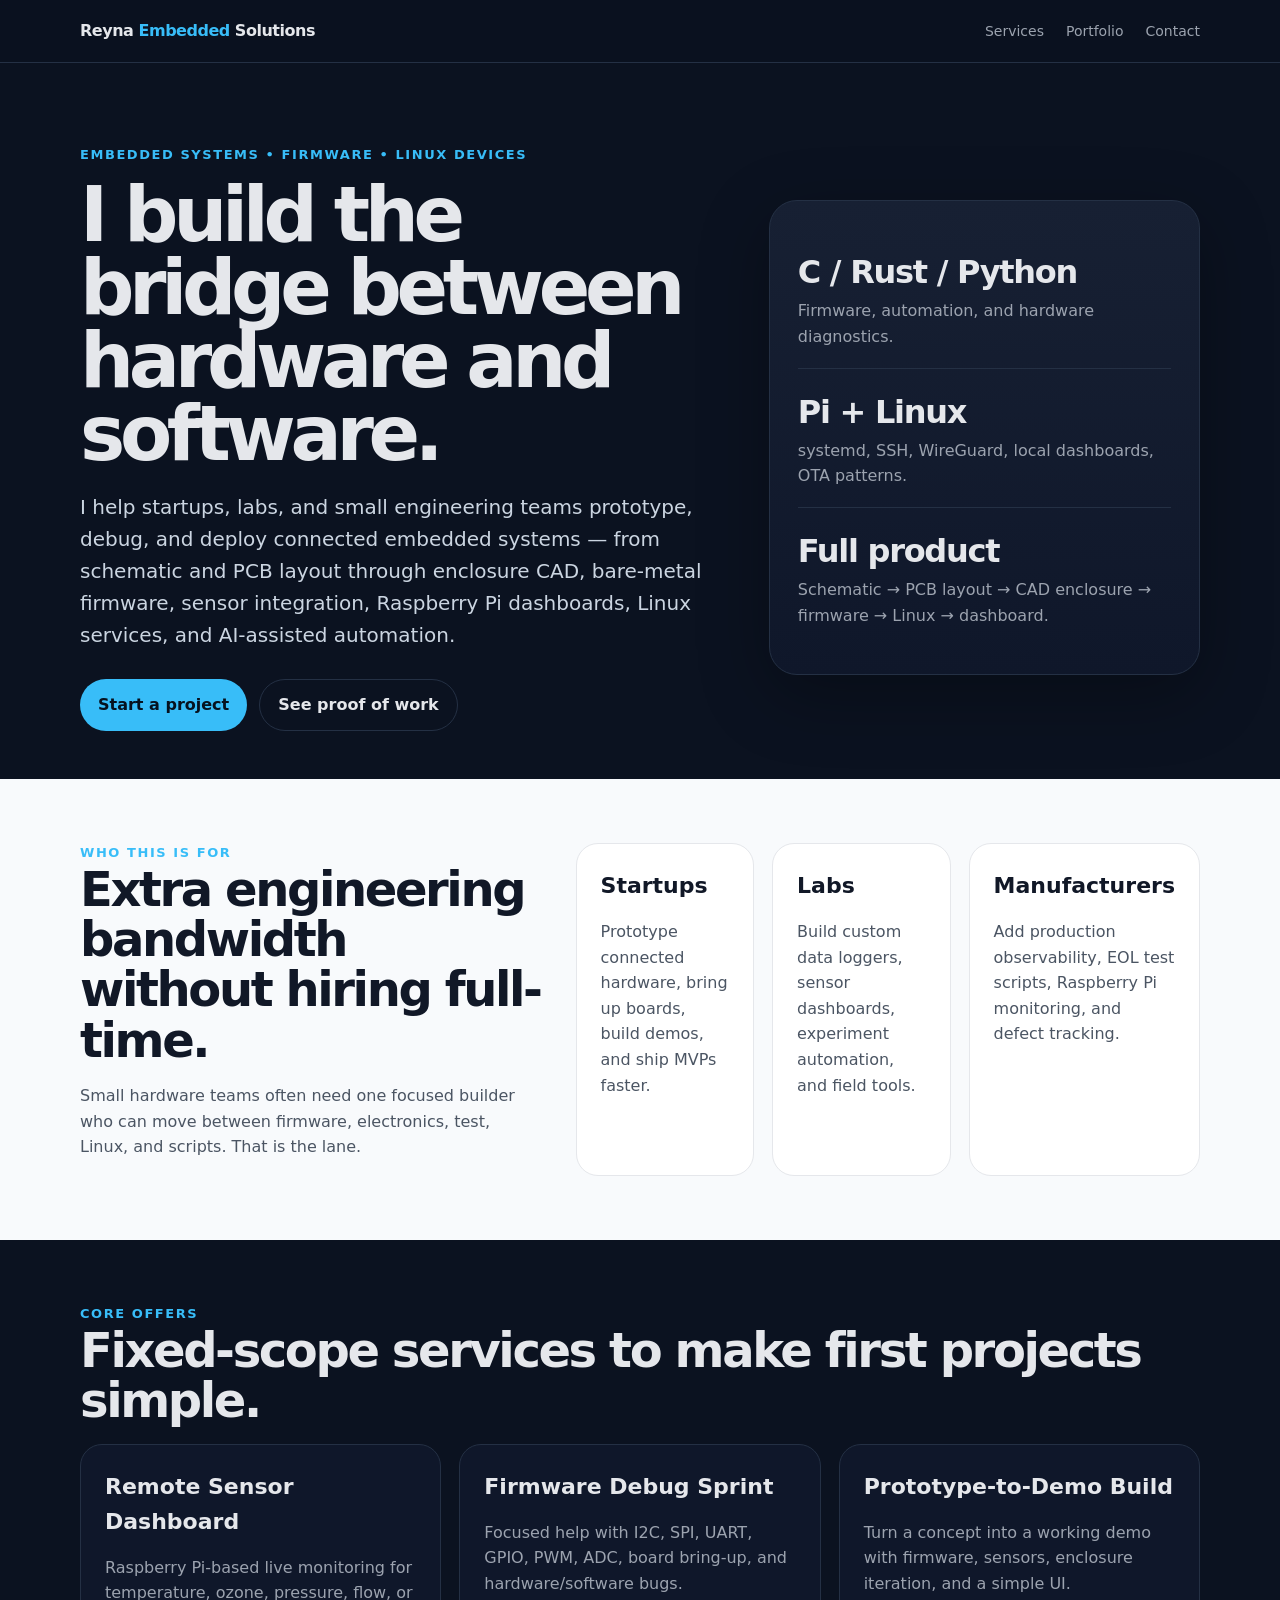
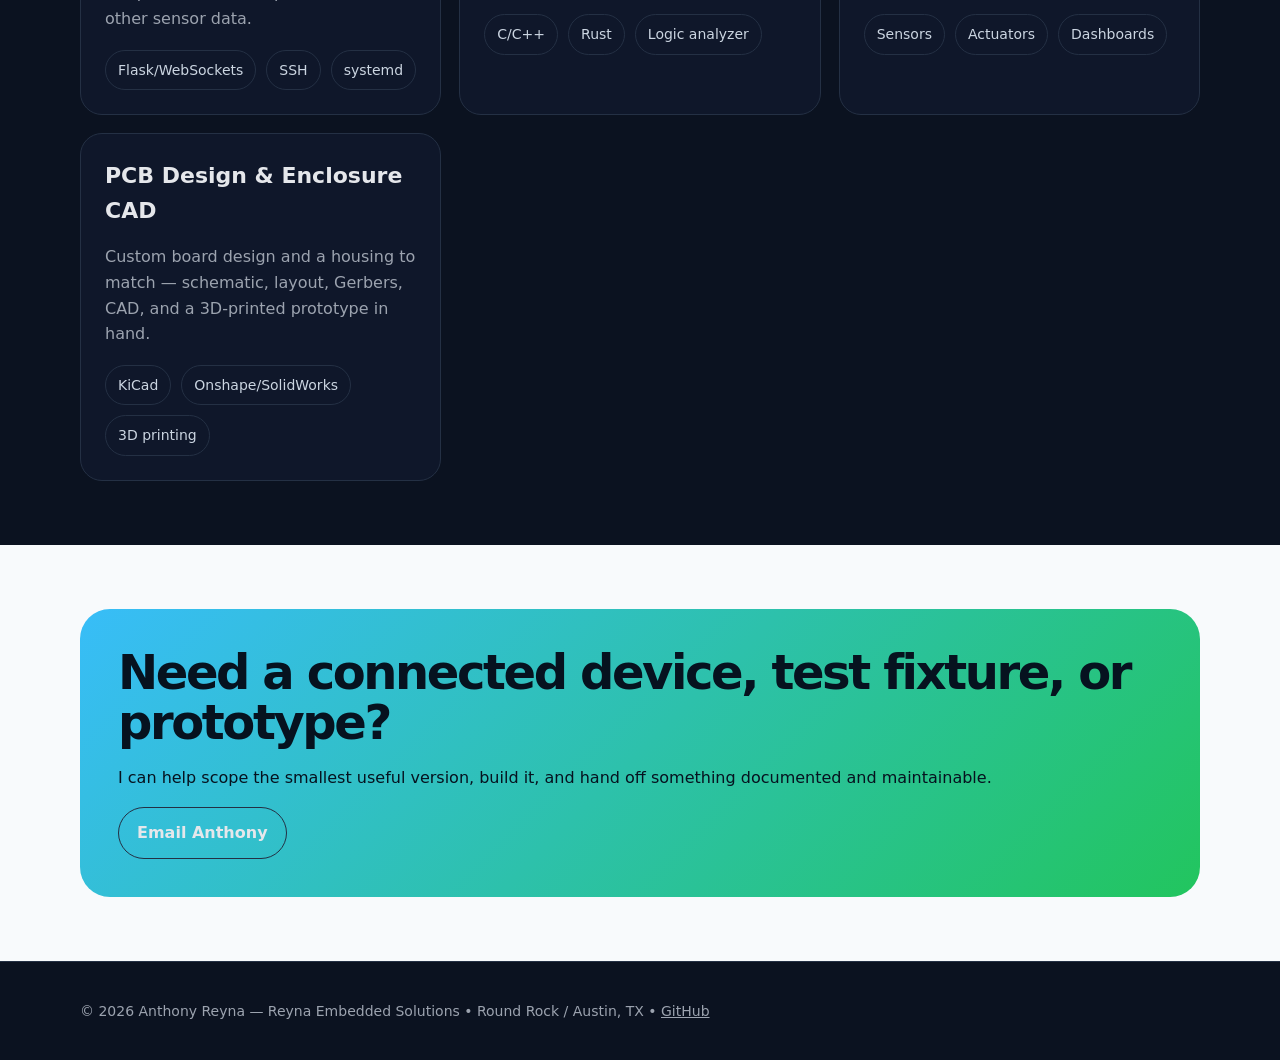
<file: index.html>
<!doctype html><html lang="en"><head><meta charset="utf-8"><meta name="viewport" content="width=device-width,initial-scale=1"><title>Reyna Embedded Solutions</title><meta name="description" content="Embedded firmware, Raspberry Pi Linux, hardware bring-up, and intelligent device prototyping by Anthony Reyna."><link rel="stylesheet" href="styles.css"></head><body>
<nav class="nav"><div class="container nav-inner"><a class="brand" href="index.html">Reyna <span>Embedded</span> Solutions</a><div class="nav-links"><a href="services.html">Services</a><a href="portfolio.html">Portfolio</a><a href="contact.html">Contact</a></div></div></nav>
<header class="hero"><div class="container hero-grid"><div><div class="eyebrow">Embedded Systems • Firmware • Linux Devices</div><h1>I build the bridge between hardware and software.</h1><p class="lead">I help startups, labs, and small engineering teams prototype, debug, and deploy connected embedded systems — from schematic and PCB layout through enclosure CAD, bare-metal firmware, sensor integration, Raspberry Pi dashboards, Linux services, and AI-assisted automation.</p><div class="actions"><a class="btn" href="contact.html">Start a project</a><a class="btn secondary" href="portfolio.html">See proof of work</a></div></div><aside class="hero-card"><div class="stat"><strong>C / Rust / Python</strong><span>Firmware, automation, and hardware diagnostics.</span></div><div class="stat"><strong>Pi + Linux</strong><span>systemd, SSH, WireGuard, local dashboards, OTA patterns.</span></div><div class="stat"><strong>Full product</strong><span>Schematic → PCB layout → CAD enclosure → firmware → Linux → dashboard.</span></div></aside></div></header>
<section class="section light"><div class="container split"><div><div class="eyebrow">Who this is for</div><h2>Extra engineering bandwidth without hiring full-time.</h2><p class="muted">Small hardware teams often need one focused builder who can move between firmware, electronics, test, Linux, and scripts. That is the lane.</p></div><div class="cards"><div class="card"><h3>Startups</h3><p>Prototype connected hardware, bring up boards, build demos, and ship MVPs faster.</p></div><div class="card"><h3>Labs</h3><p>Build custom data loggers, sensor dashboards, experiment automation, and field tools.</p></div><div class="card"><h3>Manufacturers</h3><p>Add production observability, EOL test scripts, Raspberry Pi monitoring, and defect tracking.</p></div></div></div></section>
<section class="section"><div class="container"><div class="eyebrow">Core offers</div><h2>Fixed-scope services to make first projects simple.</h2><div class="cards"><div class="card"><h3>Remote Sensor Dashboard</h3><p>Raspberry Pi-based live monitoring for temperature, ozone, pressure, flow, or other sensor data.</p><div class="pill-row"><span class="pill">Flask/WebSockets</span><span class="pill">SSH</span><span class="pill">systemd</span></div></div><div class="card"><h3>Firmware Debug Sprint</h3><p>Focused help with I2C, SPI, UART, GPIO, PWM, ADC, board bring-up, and hardware/software bugs.</p><div class="pill-row"><span class="pill">C/C++</span><span class="pill">Rust</span><span class="pill">Logic analyzer</span></div></div><div class="card"><h3>Prototype-to-Demo Build</h3><p>Turn a concept into a working demo with firmware, sensors, enclosure iteration, and a simple UI.</p><div class="pill-row"><span class="pill">Sensors</span><span class="pill">Actuators</span><span class="pill">Dashboards</span></div></div><div class="card"><h3>PCB Design &amp; Enclosure CAD</h3><p>Custom board design and a housing to match — schematic, layout, Gerbers, CAD, and a 3D-printed prototype in hand.</p><div class="pill-row"><span class="pill">KiCad</span><span class="pill">Onshape/SolidWorks</span><span class="pill">3D printing</span></div></div></div></div></section>

<!-- ═══════════ TESTIMONIAL SECTION — uncomment and fill in once you have the quote ═══════════
     TODO(Anthony): replace QUOTE, CLIENT NAME, and ROLE/COMPANY below, then delete this
     comment wrapper (the arrows on both ends) so the section goes live.
<section class="section"><div class="container"><div class="eyebrow">What clients say</div><div class="hero-card" style="max-width:760px"><p style="font-size:20px;line-height:1.6">"QUOTE GOES HERE — two or three sentences."</p><p class="muted">— CLIENT NAME, ROLE/COMPANY</p></div></div></section>
═══════════ END TESTIMONIAL SECTION ═══════════ -->
<section class="section light"><div class="container"><div class="cta"><h2>Need a connected device, test fixture, or prototype?</h2><p>I can help scope the smallest useful version, build it, and hand off something documented and maintainable.</p><a class="btn secondary" href="contact.html">Email Anthony</a></div></div></section>
<footer class="footer"><div class="container">© 2026 Anthony Reyna — Reyna Embedded Solutions • Round Rock / Austin, TX • <a href="https://github.com/siransoni">GitHub</a></div></footer></body></html>
</file>
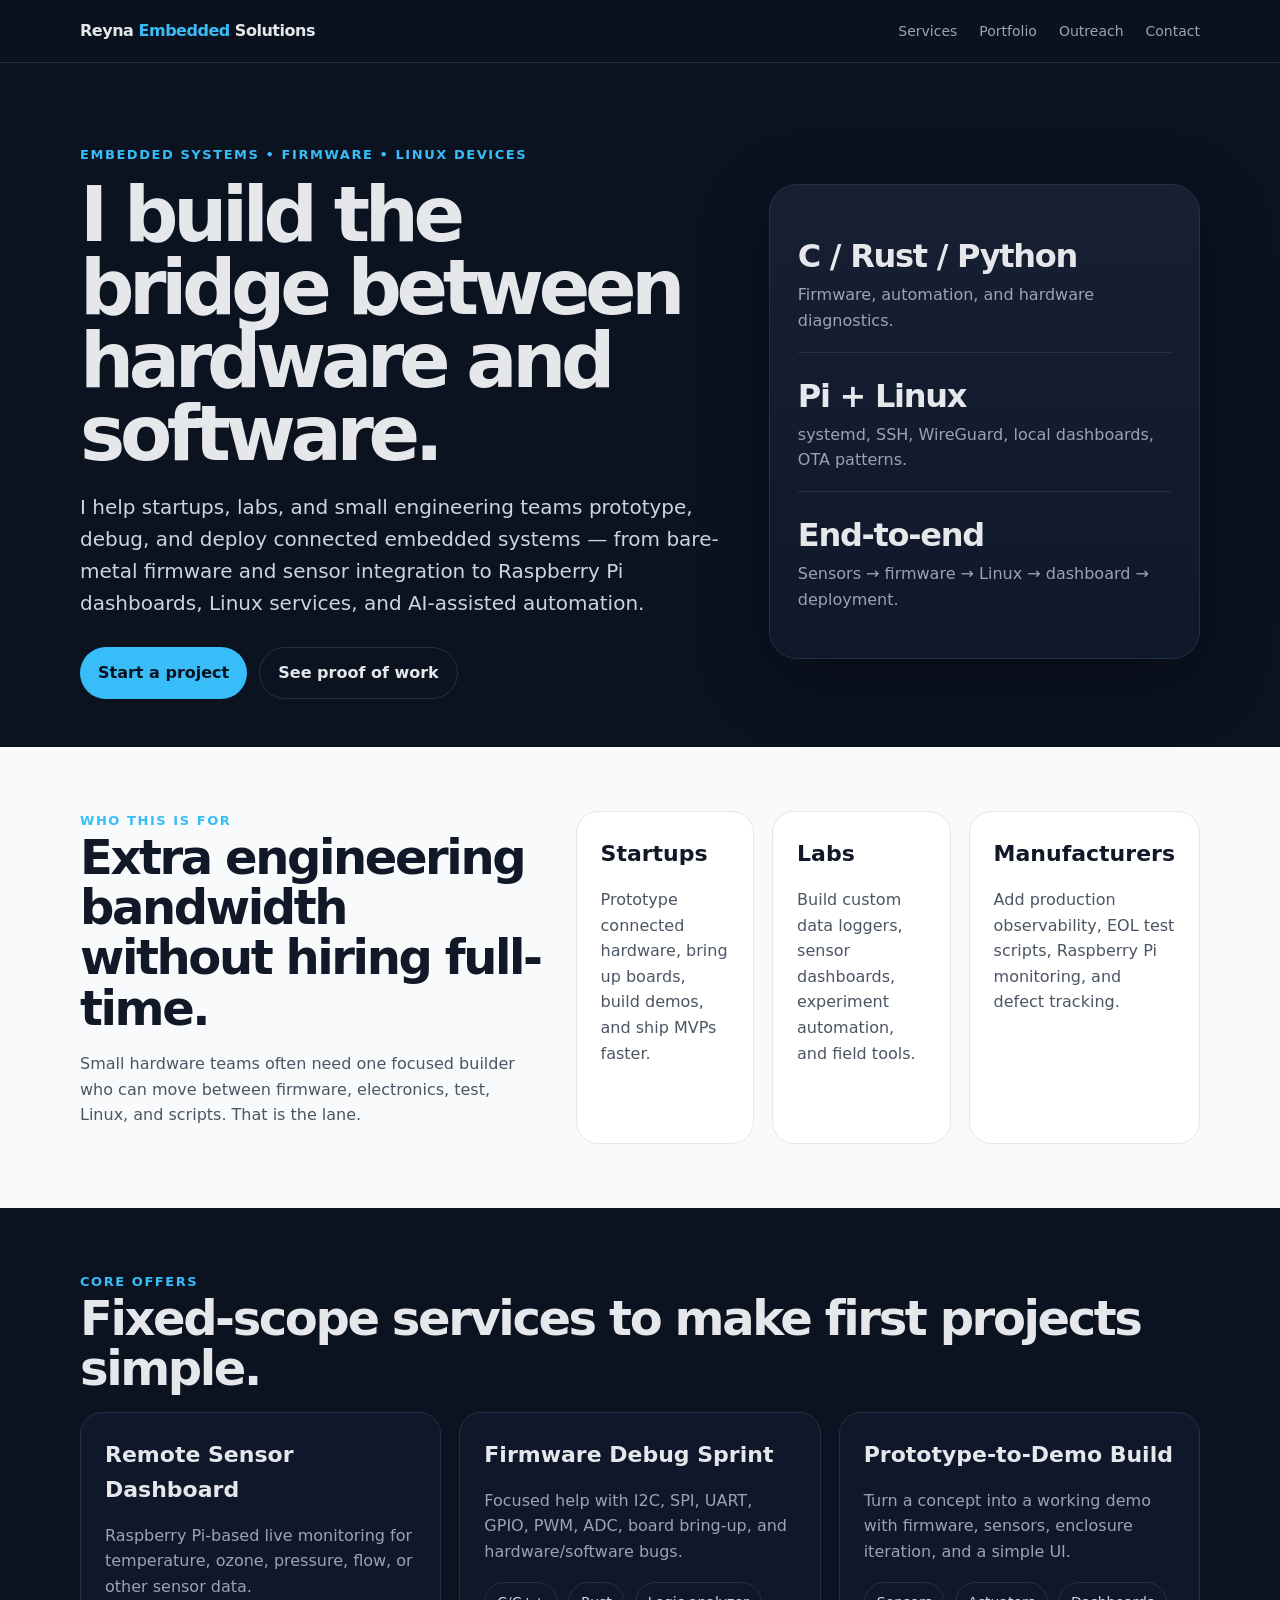
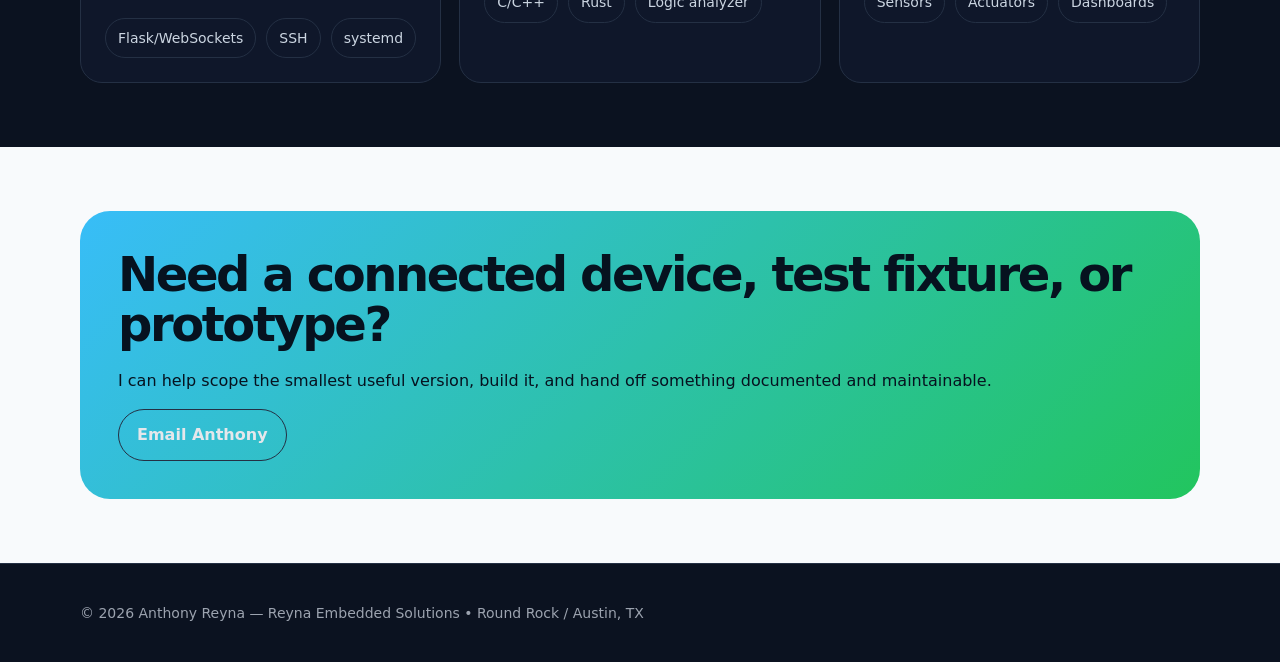
<file: reyna_embedded_site/index.html>
<!doctype html><html lang="en"><head><meta charset="utf-8"><meta name="viewport" content="width=device-width,initial-scale=1"><title>Reyna Embedded Solutions</title><meta name="description" content="Embedded firmware, Raspberry Pi Linux, hardware bring-up, and intelligent device prototyping by Anthony Reyna."><link rel="stylesheet" href="styles.css"></head><body>
<nav class="nav"><div class="container nav-inner"><a class="brand" href="index.html">Reyna <span>Embedded</span> Solutions</a><div class="nav-links"><a href="services.html">Services</a><a href="portfolio.html">Portfolio</a><a href="outreach.html">Outreach</a><a href="contact.html">Contact</a></div></div></nav>
<header class="hero"><div class="container hero-grid"><div><div class="eyebrow">Embedded Systems • Firmware • Linux Devices</div><h1>I build the bridge between hardware and software.</h1><p class="lead">I help startups, labs, and small engineering teams prototype, debug, and deploy connected embedded systems — from bare-metal firmware and sensor integration to Raspberry Pi dashboards, Linux services, and AI-assisted automation.</p><div class="actions"><a class="btn" href="contact.html">Start a project</a><a class="btn secondary" href="portfolio.html">See proof of work</a></div></div><aside class="hero-card"><div class="stat"><strong>C / Rust / Python</strong><span>Firmware, automation, and hardware diagnostics.</span></div><div class="stat"><strong>Pi + Linux</strong><span>systemd, SSH, WireGuard, local dashboards, OTA patterns.</span></div><div class="stat"><strong>End-to-end</strong><span>Sensors → firmware → Linux → dashboard → deployment.</span></div></aside></div></header>
<section class="section light"><div class="container split"><div><div class="eyebrow">Who this is for</div><h2>Extra engineering bandwidth without hiring full-time.</h2><p class="muted">Small hardware teams often need one focused builder who can move between firmware, electronics, test, Linux, and scripts. That is the lane.</p></div><div class="cards"><div class="card"><h3>Startups</h3><p>Prototype connected hardware, bring up boards, build demos, and ship MVPs faster.</p></div><div class="card"><h3>Labs</h3><p>Build custom data loggers, sensor dashboards, experiment automation, and field tools.</p></div><div class="card"><h3>Manufacturers</h3><p>Add production observability, EOL test scripts, Raspberry Pi monitoring, and defect tracking.</p></div></div></div></section>
<section class="section"><div class="container"><div class="eyebrow">Core offers</div><h2>Fixed-scope services to make first projects simple.</h2><div class="cards"><div class="card"><h3>Remote Sensor Dashboard</h3><p>Raspberry Pi-based live monitoring for temperature, ozone, pressure, flow, or other sensor data.</p><div class="pill-row"><span class="pill">Flask/WebSockets</span><span class="pill">SSH</span><span class="pill">systemd</span></div></div><div class="card"><h3>Firmware Debug Sprint</h3><p>Focused help with I2C, SPI, UART, GPIO, PWM, ADC, board bring-up, and hardware/software bugs.</p><div class="pill-row"><span class="pill">C/C++</span><span class="pill">Rust</span><span class="pill">Logic analyzer</span></div></div><div class="card"><h3>Prototype-to-Demo Build</h3><p>Turn a concept into a working demo with firmware, sensors, enclosure iteration, and a simple UI.</p><div class="pill-row"><span class="pill">Sensors</span><span class="pill">Actuators</span><span class="pill">Dashboards</span></div></div></div></div></section>
<section class="section light"><div class="container"><div class="cta"><h2>Need a connected device, test fixture, or prototype?</h2><p>I can help scope the smallest useful version, build it, and hand off something documented and maintainable.</p><a class="btn secondary" href="contact.html">Email Anthony</a></div></div></section>
<footer class="footer"><div class="container">© 2026 Anthony Reyna — Reyna Embedded Solutions • Round Rock / Austin, TX</div></footer></body></html>
</file>
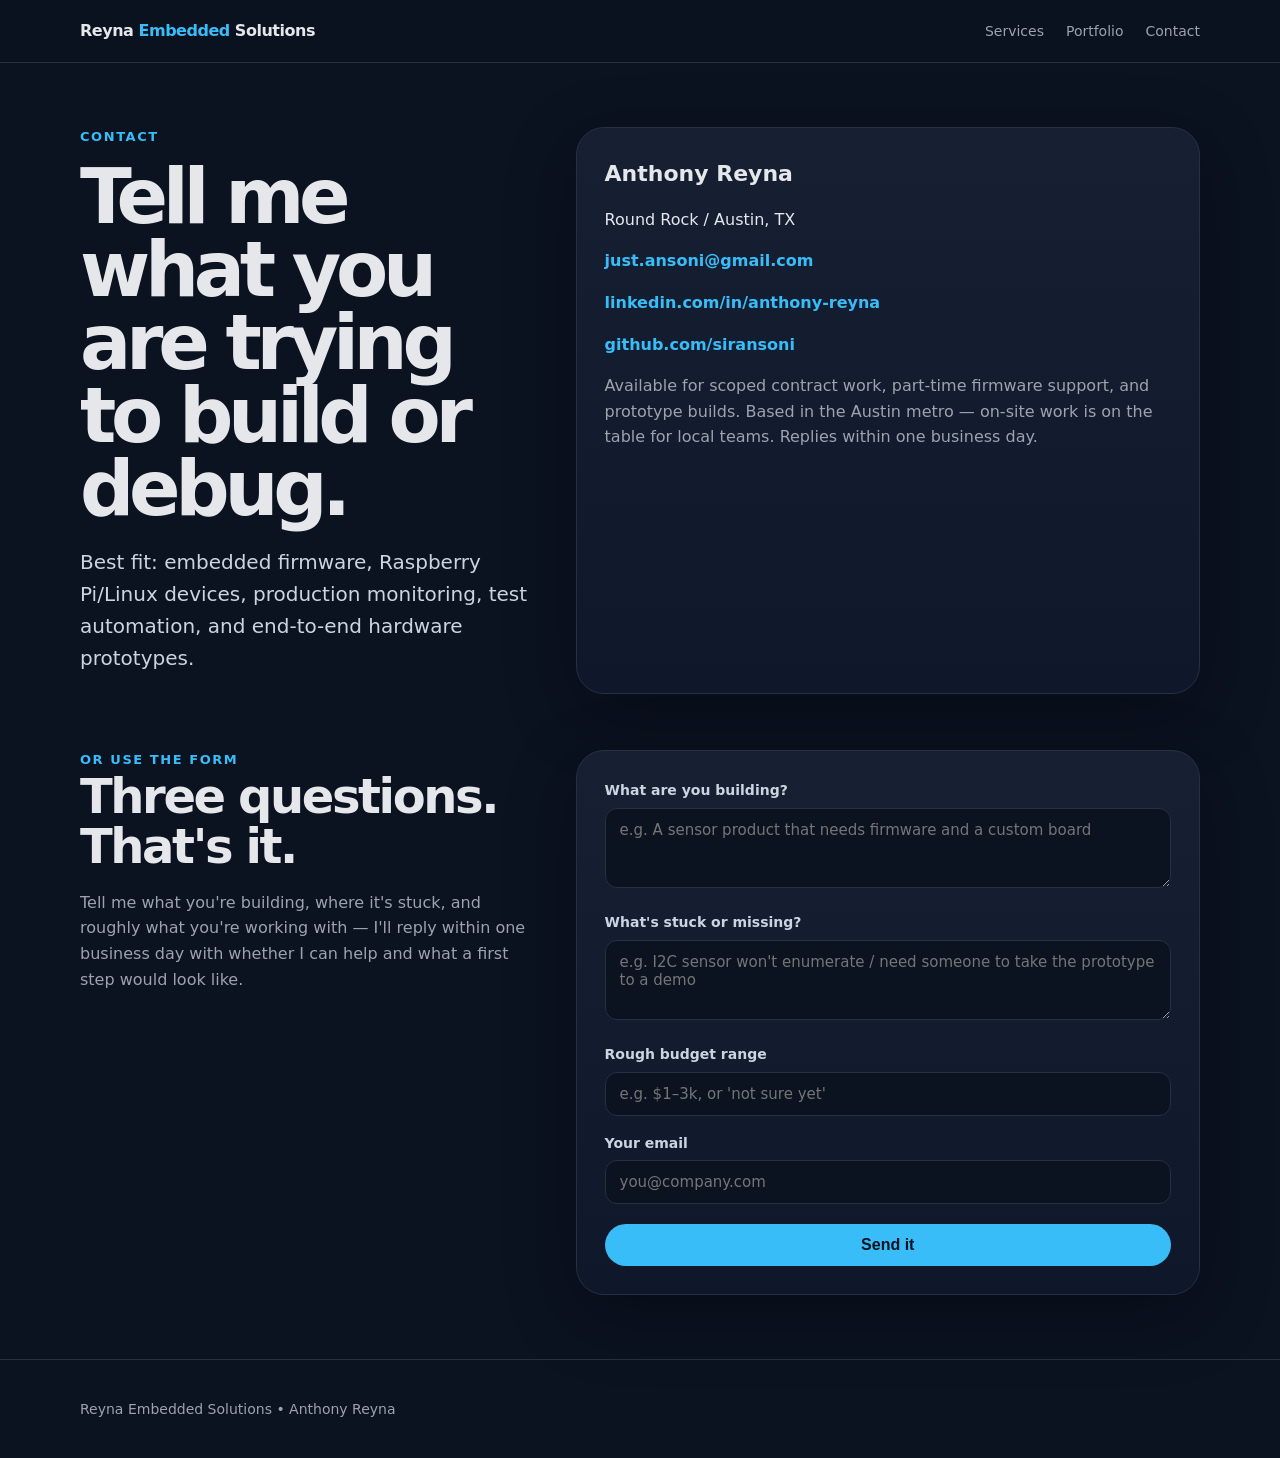
<file: contact.html>
<!doctype html><html lang="en"><head><meta charset="utf-8"><meta name="viewport" content="width=device-width,initial-scale=1"><title>Contact | Reyna Embedded Solutions</title><link rel="stylesheet" href="styles.css"></head><body><nav class="nav"><div class="container nav-inner"><a class="brand" href="index.html">Reyna <span>Embedded</span> Solutions</a><div class="nav-links"><a href="services.html">Services</a><a href="portfolio.html">Portfolio</a><a href="contact.html">Contact</a></div></div></nav><main class="section"><div class="container split"><div><div class="eyebrow">Contact</div><h1>Tell me what you are trying to build or debug.</h1><p class="lead">Best fit: embedded firmware, Raspberry Pi/Linux devices, production monitoring, test automation, and end-to-end hardware prototypes.</p></div><div class="hero-card"><h3>Anthony Reyna</h3><p>Round Rock / Austin, TX</p><p><a class="contact-link" href="mailto:just.ansoni@gmail.com">just.ansoni@gmail.com</a></p><p><a class="contact-link" href="https://linkedin.com/in/anthony-reyna">linkedin.com/in/anthony-reyna</a></p><p><a class="contact-link" href="https://github.com/siransoni">github.com/siransoni</a></p><p class="muted">Available for scoped contract work, part-time firmware support, and prototype builds. Based in the Austin metro — on-site work is on the table for local teams. Replies within one business day.</p>
<!-- TODO(Anthony): create a free Cal.com account, make a 20-min event, then replace
     YOUR-CAL-LINK below and remove 'display:none' from the style attribute -->
<p style="display:none"><a class="btn" href="https://cal.com/YOUR-CAL-LINK" style="margin-top:8px">Book a free 20-min scoping call</a></p>
</div></div>

<div class="container" style="margin-top:56px"><div class="split"><div><div class="eyebrow">Or use the form</div><h2>Three questions. That's it.</h2><p class="muted">Tell me what you're building, where it's stuck, and roughly what you're working with — I'll reply within one business day with whether I can help and what a first step would look like.</p></div>
<!-- TODO(Anthony): sign up free at formspree.io, create a form, and replace
     YOUR_FORM_ID below with the ID Formspree gives you (looks like "xvgqkdyz").
     Until you do, the form will not deliver submissions. -->
<form class="hero-card intake" action="https://formspree.io/f/YOUR_FORM_ID" method="POST">
<label for="f-build">What are you building?</label>
<textarea id="f-build" name="what_building" rows="3" required placeholder="e.g. A sensor product that needs firmware and a custom board"></textarea>
<label for="f-stuck">What's stuck or missing?</label>
<textarea id="f-stuck" name="whats_stuck" rows="3" required placeholder="e.g. I2C sensor won't enumerate / need someone to take the prototype to a demo"></textarea>
<label for="f-budget">Rough budget range</label>
<input id="f-budget" name="budget" type="text" placeholder="e.g. $1–3k, or 'not sure yet'">
<label for="f-email">Your email</label>
<input id="f-email" name="email" type="email" required placeholder="you@company.com">
<button class="btn" type="submit">Send it</button>
</form>
</div></div></main><footer class="footer"><div class="container">Reyna Embedded Solutions • Anthony Reyna</div></footer></body></html>
</file>
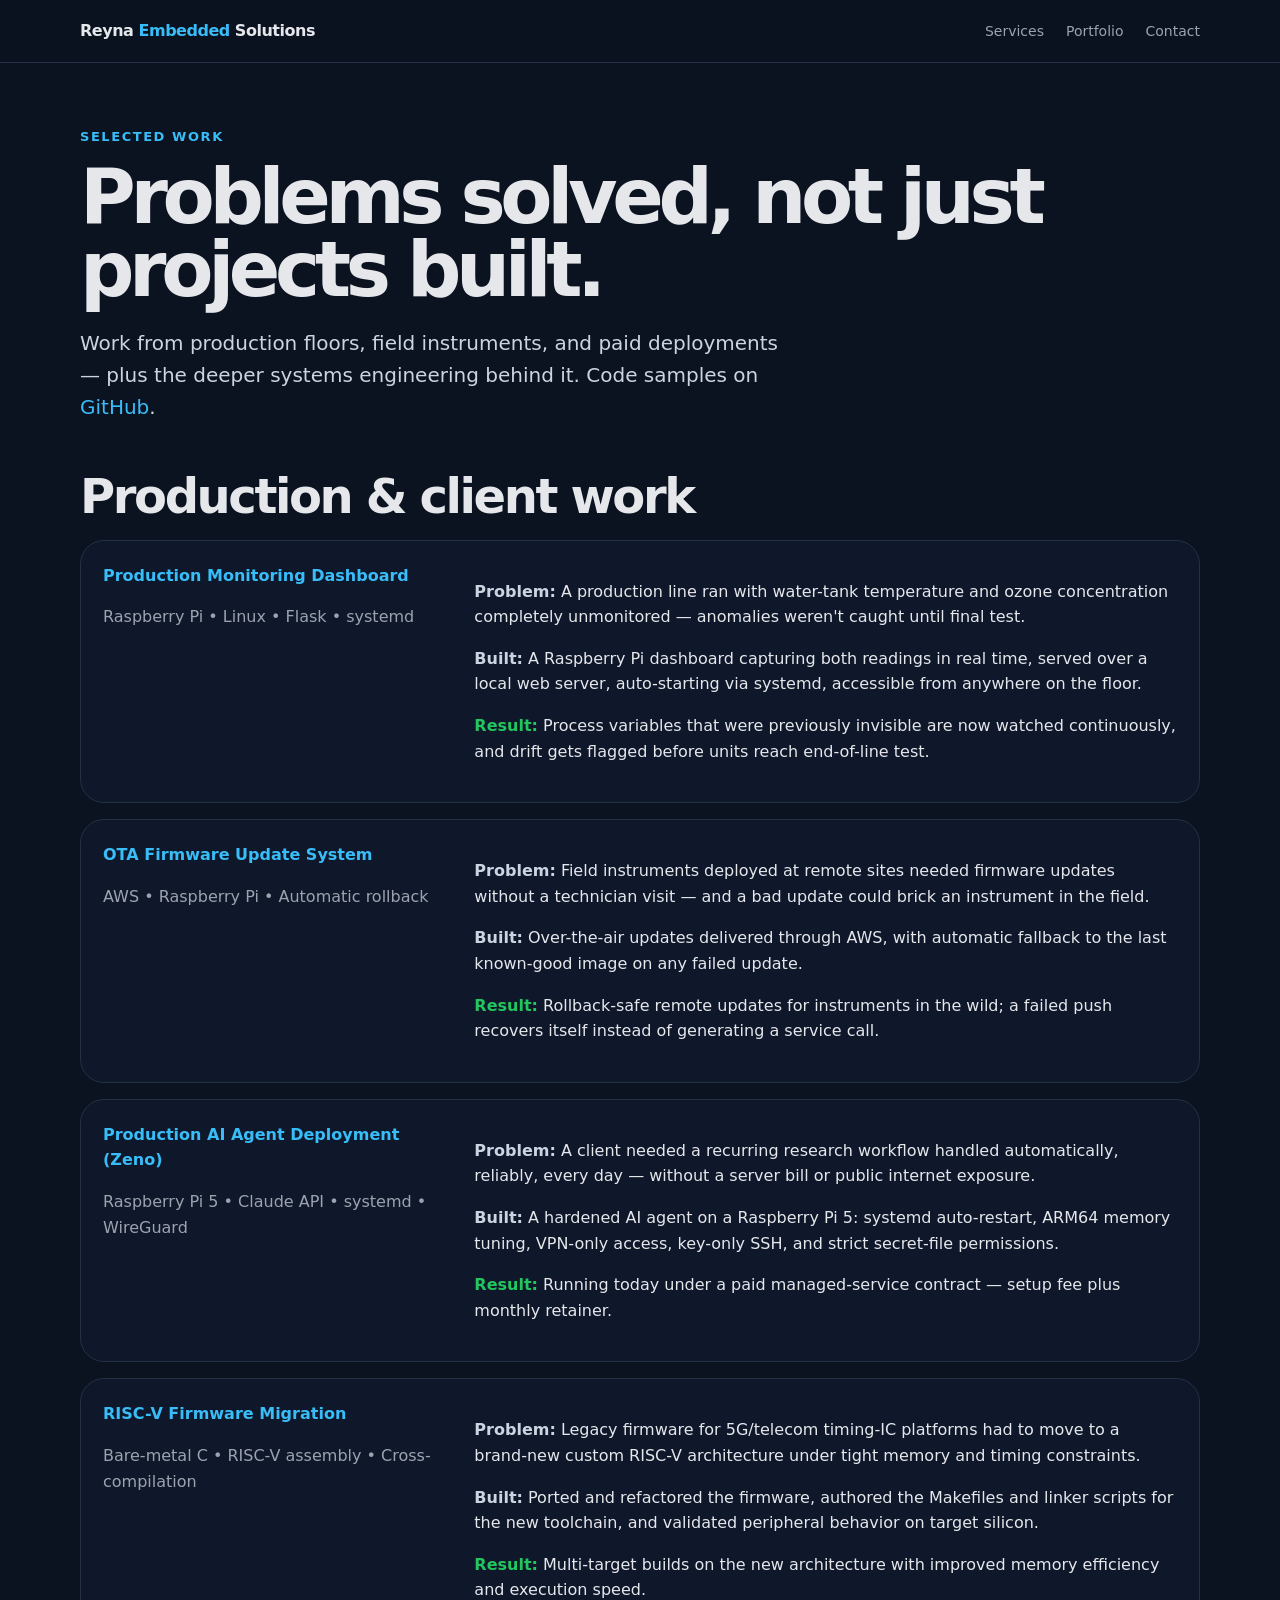
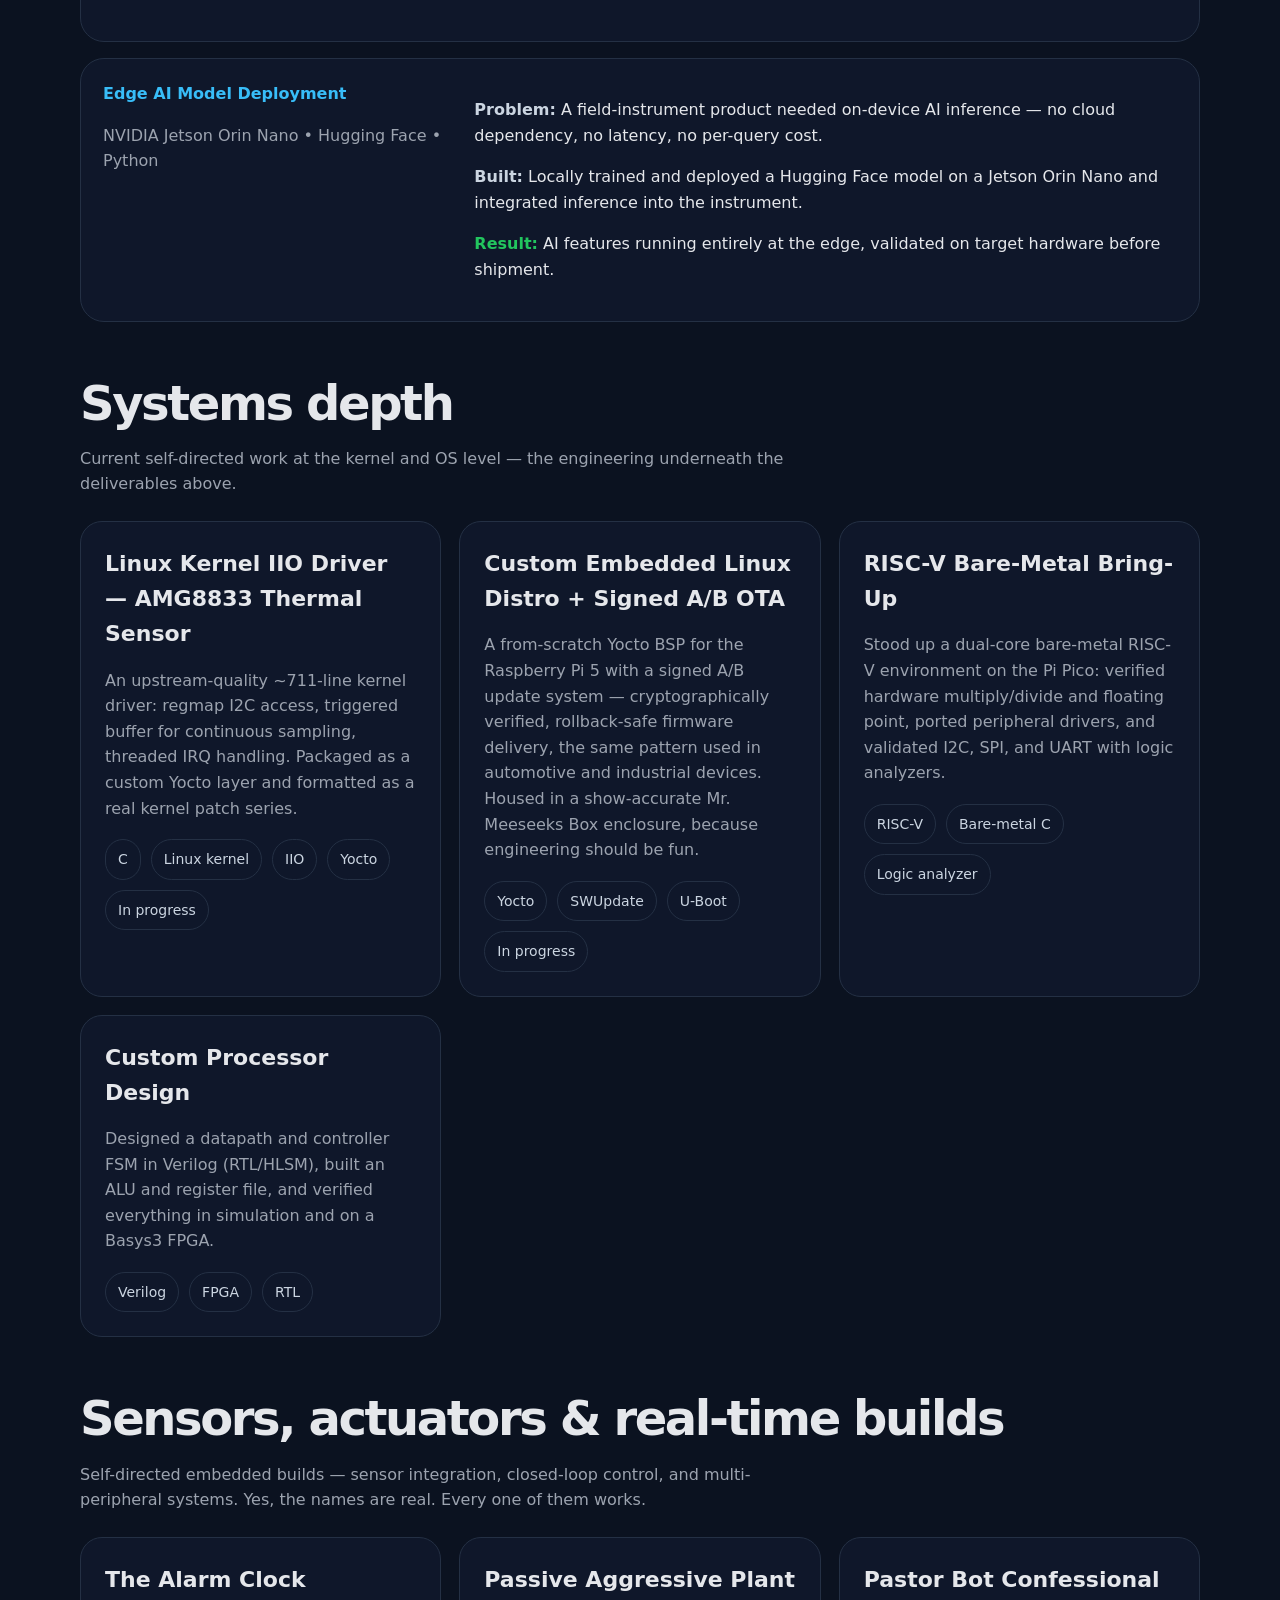
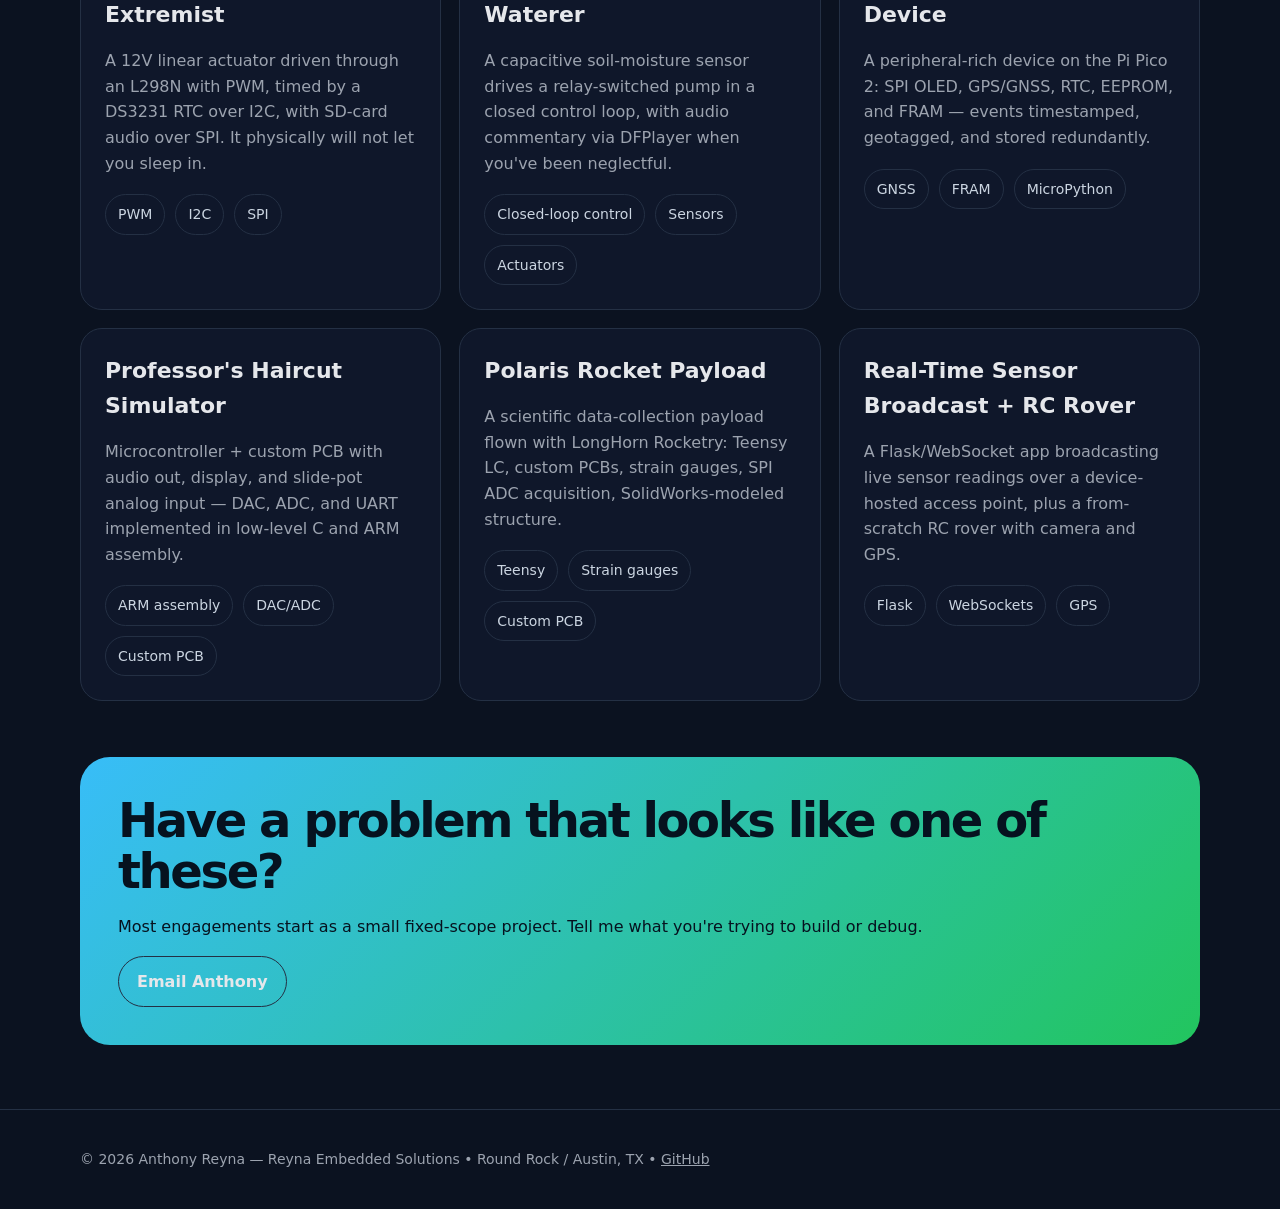
<file: portfolio.html>
<!doctype html><html lang="en"><head><meta charset="utf-8"><meta name="viewport" content="width=device-width,initial-scale=1"><title>Portfolio | Reyna Embedded Solutions</title><meta name="description" content="Embedded firmware, Linux, and production monitoring case studies by Anthony Reyna — Round Rock / Austin, TX."><link rel="stylesheet" href="styles.css"></head><body>
<nav class="nav"><div class="container nav-inner"><a class="brand" href="index.html">Reyna <span>Embedded</span> Solutions</a><div class="nav-links"><a href="services.html">Services</a><a href="portfolio.html">Portfolio</a><a href="contact.html">Contact</a></div></div></nav>

<main class="section"><div class="container">
<div class="eyebrow">Selected work</div>
<h1>Problems solved, not just projects built.</h1>
<p class="lead">Work from production floors, field instruments, and paid deployments — plus the deeper systems engineering behind it. Code samples on <a href="https://github.com/siransoni" style="color:var(--accent)">GitHub</a>.</p>

<h2 style="margin-top:48px">Production &amp; client work</h2>

<div class="case"><div><b>Production Monitoring Dashboard</b><p class="muted">Raspberry Pi • Linux • Flask • systemd</p></div><div><p><b class="prob">Problem:</b> A production line ran with water-tank temperature and ozone concentration completely unmonitored — anomalies weren't caught until final test.</p><p><b class="prob">Built:</b> A Raspberry Pi dashboard capturing both readings in real time, served over a local web server, auto-starting via systemd, accessible from anywhere on the floor.</p><p><b class="res">Result:</b> Process variables that were previously invisible are now watched continuously, and drift gets flagged before units reach end-of-line test.</p></div></div>

<div class="case"><div><b>OTA Firmware Update System</b><p class="muted">AWS • Raspberry Pi • Automatic rollback</p></div><div><p><b class="prob">Problem:</b> Field instruments deployed at remote sites needed firmware updates without a technician visit — and a bad update could brick an instrument in the field.</p><p><b class="prob">Built:</b> Over-the-air updates delivered through AWS, with automatic fallback to the last known-good image on any failed update.</p><p><b class="res">Result:</b> Rollback-safe remote updates for instruments in the wild; a failed push recovers itself instead of generating a service call.</p></div></div>

<div class="case"><div><b>Production AI Agent Deployment (Zeno)</b><p class="muted">Raspberry Pi 5 • Claude API • systemd • WireGuard</p></div><div><p><b class="prob">Problem:</b> A client needed a recurring research workflow handled automatically, reliably, every day — without a server bill or public internet exposure.</p><p><b class="prob">Built:</b> A hardened AI agent on a Raspberry Pi 5: systemd auto-restart, ARM64 memory tuning, VPN-only access, key-only SSH, and strict secret-file permissions.</p><p><b class="res">Result:</b> Running today under a paid managed-service contract — setup fee plus monthly retainer.</p></div></div>

<div class="case"><div><b>RISC-V Firmware Migration</b><p class="muted">Bare-metal C • RISC-V assembly • Cross-compilation</p></div><div><p><b class="prob">Problem:</b> Legacy firmware for 5G/telecom timing-IC platforms had to move to a brand-new custom RISC-V architecture under tight memory and timing constraints.</p><p><b class="prob">Built:</b> Ported and refactored the firmware, authored the Makefiles and linker scripts for the new toolchain, and validated peripheral behavior on target silicon.</p><p><b class="res">Result:</b> Multi-target builds on the new architecture with improved memory efficiency and execution speed.</p></div></div>

<div class="case"><div><b>Edge AI Model Deployment</b><p class="muted">NVIDIA Jetson Orin Nano • Hugging Face • Python</p></div><div><p><b class="prob">Problem:</b> A field-instrument product needed on-device AI inference — no cloud dependency, no latency, no per-query cost.</p><p><b class="prob">Built:</b> Locally trained and deployed a Hugging Face model on a Jetson Orin Nano and integrated inference into the instrument.</p><p><b class="res">Result:</b> AI features running entirely at the edge, validated on target hardware before shipment.</p></div></div>

<h2 style="margin-top:56px">Systems depth</h2>
<p class="muted" style="max-width:720px">Current self-directed work at the kernel and OS level — the engineering underneath the deliverables above.</p>
<div class="cards" style="margin-top:24px">
<div class="card"><h3>Linux Kernel IIO Driver — AMG8833 Thermal Sensor</h3><p>An upstream-quality ~711-line kernel driver: regmap I2C access, triggered buffer for continuous sampling, threaded IRQ handling. Packaged as a custom Yocto layer and formatted as a real kernel patch series.</p><div class="pill-row"><span class="pill">C</span><span class="pill">Linux kernel</span><span class="pill">IIO</span><span class="pill">Yocto</span><span class="pill">In progress</span></div></div>
<div class="card"><h3>Custom Embedded Linux Distro + Signed A/B OTA</h3><p>A from-scratch Yocto BSP for the Raspberry Pi 5 with a signed A/B update system — cryptographically verified, rollback-safe firmware delivery, the same pattern used in automotive and industrial devices. Housed in a show-accurate Mr. Meeseeks Box enclosure, because engineering should be fun.</p><div class="pill-row"><span class="pill">Yocto</span><span class="pill">SWUpdate</span><span class="pill">U-Boot</span><span class="pill">In progress</span></div></div>
<div class="card"><h3>RISC-V Bare-Metal Bring-Up</h3><p>Stood up a dual-core bare-metal RISC-V environment on the Pi Pico: verified hardware multiply/divide and floating point, ported peripheral drivers, and validated I2C, SPI, and UART with logic analyzers.</p><div class="pill-row"><span class="pill">RISC-V</span><span class="pill">Bare-metal C</span><span class="pill">Logic analyzer</span></div></div>
<div class="card"><h3>Custom Processor Design</h3><p>Designed a datapath and controller FSM in Verilog (RTL/HLSM), built an ALU and register file, and verified everything in simulation and on a Basys3 FPGA.</p><div class="pill-row"><span class="pill">Verilog</span><span class="pill">FPGA</span><span class="pill">RTL</span></div></div>
</div>

<h2 style="margin-top:56px">Sensors, actuators &amp; real-time builds</h2>
<p class="muted" style="max-width:720px">Self-directed embedded builds — sensor integration, closed-loop control, and multi-peripheral systems. Yes, the names are real. Every one of them works.</p>
<div class="cards" style="margin-top:24px">
<div class="card"><h3>The Alarm Clock Extremist</h3><p>A 12V linear actuator driven through an L298N with PWM, timed by a DS3231 RTC over I2C, with SD-card audio over SPI. It physically will not let you sleep in.</p><div class="pill-row"><span class="pill">PWM</span><span class="pill">I2C</span><span class="pill">SPI</span></div></div>
<div class="card"><h3>Passive Aggressive Plant Waterer</h3><p>A capacitive soil-moisture sensor drives a relay-switched pump in a closed control loop, with audio commentary via DFPlayer when you've been neglectful.</p><div class="pill-row"><span class="pill">Closed-loop control</span><span class="pill">Sensors</span><span class="pill">Actuators</span></div></div>
<div class="card"><h3>Pastor Bot Confessional Device</h3><p>A peripheral-rich device on the Pi Pico 2: SPI OLED, GPS/GNSS, RTC, EEPROM, and FRAM — events timestamped, geotagged, and stored redundantly.</p><div class="pill-row"><span class="pill">GNSS</span><span class="pill">FRAM</span><span class="pill">MicroPython</span></div></div>
<div class="card"><h3>Professor's Haircut Simulator</h3><p>Microcontroller + custom PCB with audio out, display, and slide-pot analog input — DAC, ADC, and UART implemented in low-level C and ARM assembly.</p><div class="pill-row"><span class="pill">ARM assembly</span><span class="pill">DAC/ADC</span><span class="pill">Custom PCB</span></div></div>
<div class="card"><h3>Polaris Rocket Payload</h3><p>A scientific data-collection payload flown with LongHorn Rocketry: Teensy LC, custom PCBs, strain gauges, SPI ADC acquisition, SolidWorks-modeled structure.</p><div class="pill-row"><span class="pill">Teensy</span><span class="pill">Strain gauges</span><span class="pill">Custom PCB</span></div></div>
<div class="card"><h3>Real-Time Sensor Broadcast + RC Rover</h3><p>A Flask/WebSocket app broadcasting live sensor readings over a device-hosted access point, plus a from-scratch RC rover with camera and GPS.</p><div class="pill-row"><span class="pill">Flask</span><span class="pill">WebSockets</span><span class="pill">GPS</span></div></div>
</div>

<div class="cta" style="margin-top:56px"><h2>Have a problem that looks like one of these?</h2><p>Most engagements start as a small fixed-scope project. Tell me what you're trying to build or debug.</p><a class="btn secondary" href="contact.html">Email Anthony</a></div>

</div></main>
<footer class="footer"><div class="container">© 2026 Anthony Reyna — Reyna Embedded Solutions • Round Rock / Austin, TX • <a href="https://github.com/siransoni">GitHub</a></div></footer>
</body></html>
</file>
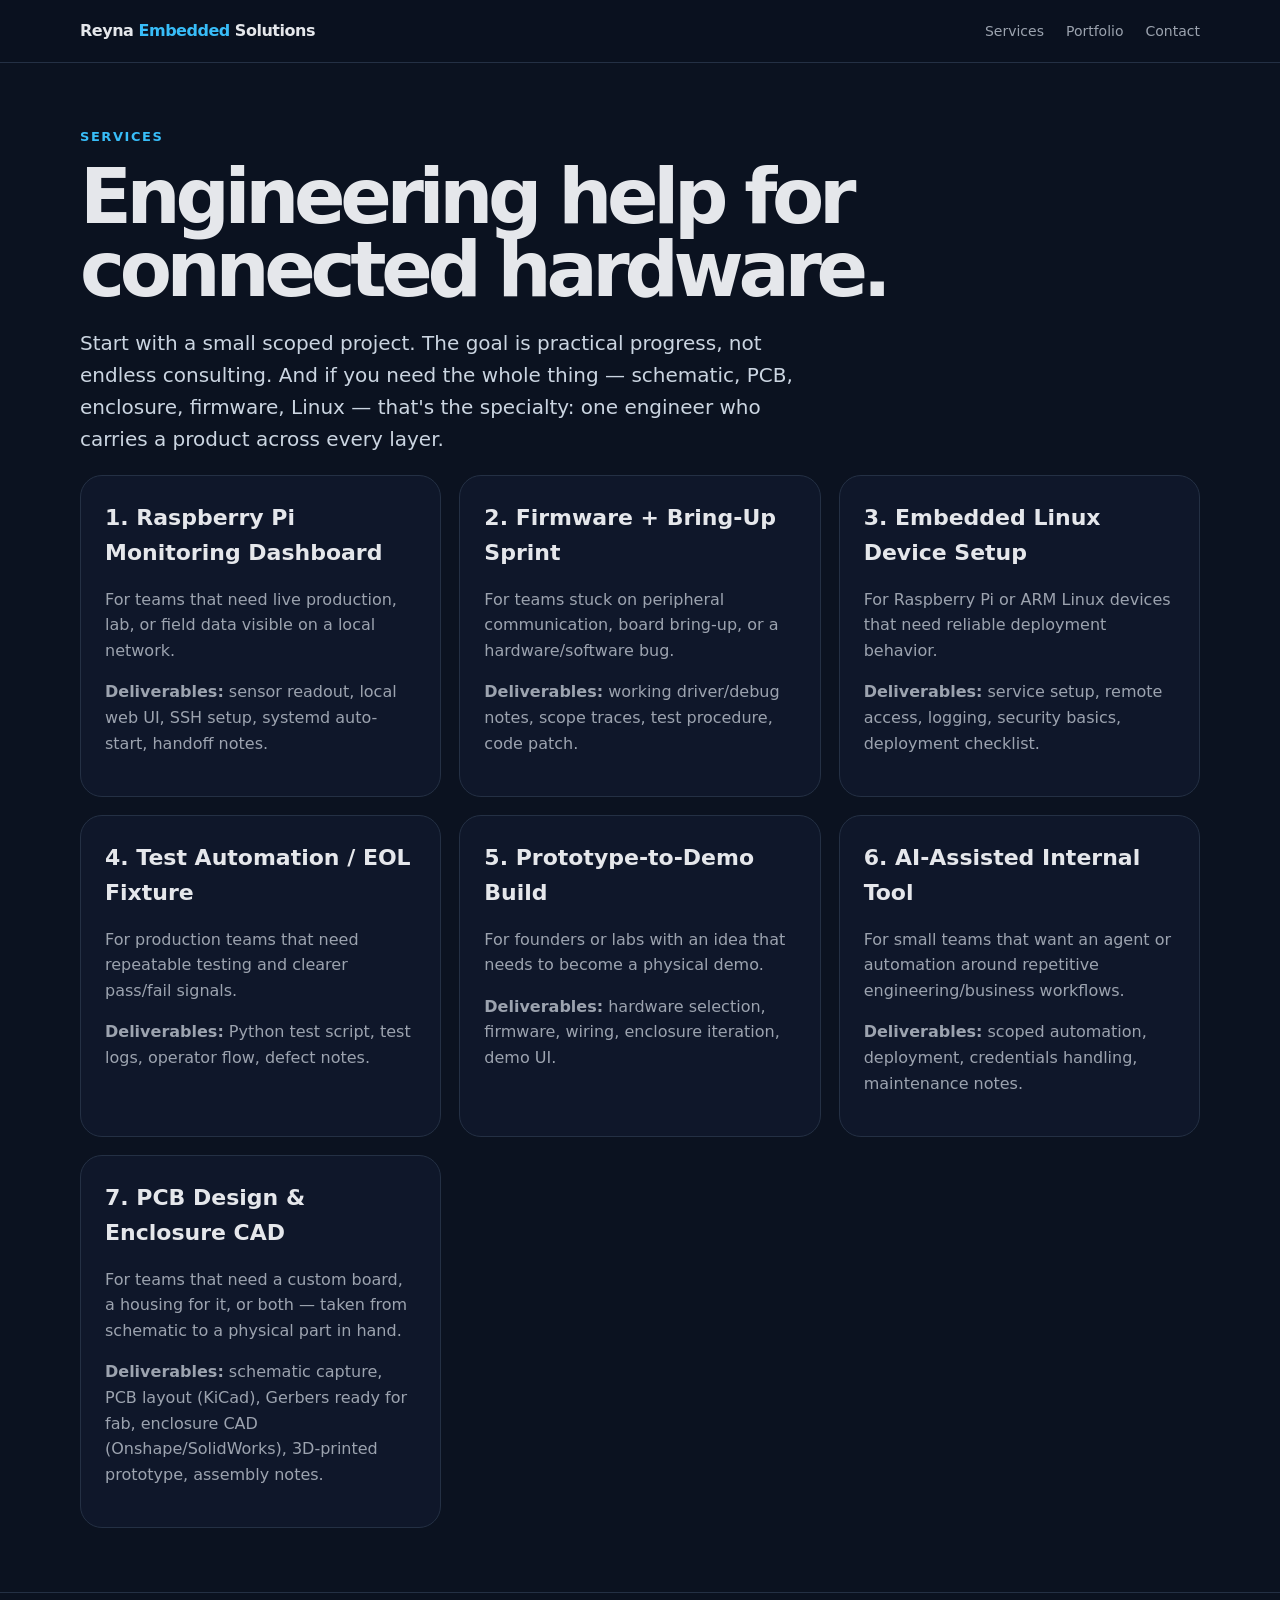
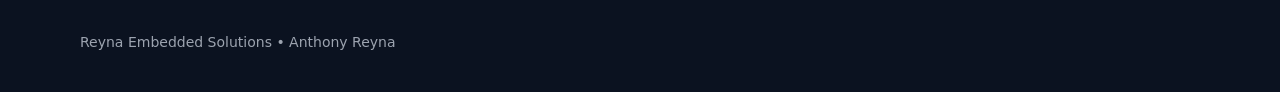
<file: services.html>
<!doctype html><html lang="en"><head><meta charset="utf-8"><meta name="viewport" content="width=device-width,initial-scale=1"><title>Services | Reyna Embedded Solutions</title><link rel="stylesheet" href="styles.css"></head><body><nav class="nav"><div class="container nav-inner"><a class="brand" href="index.html">Reyna <span>Embedded</span> Solutions</a><div class="nav-links"><a href="services.html">Services</a><a href="portfolio.html">Portfolio</a><a href="contact.html">Contact</a></div></div></nav><main class="section"><div class="container"><div class="eyebrow">Services</div><h1>Engineering help for connected hardware.</h1><p class="lead">Start with a small scoped project. The goal is practical progress, not endless consulting. And if you need the whole thing — schematic, PCB, enclosure, firmware, Linux — that's the specialty: one engineer who carries a product across every layer.</p><div class="cards"><div class="card"><h3>1. Raspberry Pi Monitoring Dashboard</h3><p>For teams that need live production, lab, or field data visible on a local network.</p><p><b>Deliverables:</b> sensor readout, local web UI, SSH setup, systemd auto-start, handoff notes.</p></div><div class="card"><h3>2. Firmware + Bring-Up Sprint</h3><p>For teams stuck on peripheral communication, board bring-up, or a hardware/software bug.</p><p><b>Deliverables:</b> working driver/debug notes, scope traces, test procedure, code patch.</p></div><div class="card"><h3>3. Embedded Linux Device Setup</h3><p>For Raspberry Pi or ARM Linux devices that need reliable deployment behavior.</p><p><b>Deliverables:</b> service setup, remote access, logging, security basics, deployment checklist.</p></div><div class="card"><h3>4. Test Automation / EOL Fixture</h3><p>For production teams that need repeatable testing and clearer pass/fail signals.</p><p><b>Deliverables:</b> Python test script, test logs, operator flow, defect notes.</p></div><div class="card"><h3>5. Prototype-to-Demo Build</h3><p>For founders or labs with an idea that needs to become a physical demo.</p><p><b>Deliverables:</b> hardware selection, firmware, wiring, enclosure iteration, demo UI.</p></div><div class="card"><h3>6. AI-Assisted Internal Tool</h3><p>For small teams that want an agent or automation around repetitive engineering/business workflows.</p><p><b>Deliverables:</b> scoped automation, deployment, credentials handling, maintenance notes.</p></div><div class="card"><h3>7. PCB Design &amp; Enclosure CAD</h3><p>For teams that need a custom board, a housing for it, or both — taken from schematic to a physical part in hand.</p><p><b>Deliverables:</b> schematic capture, PCB layout (KiCad), Gerbers ready for fab, enclosure CAD (Onshape/SolidWorks), 3D-printed prototype, assembly notes.</p></div></div></div></main><footer class="footer"><div class="container">Reyna Embedded Solutions • Anthony Reyna</div></footer></body></html>
</file>
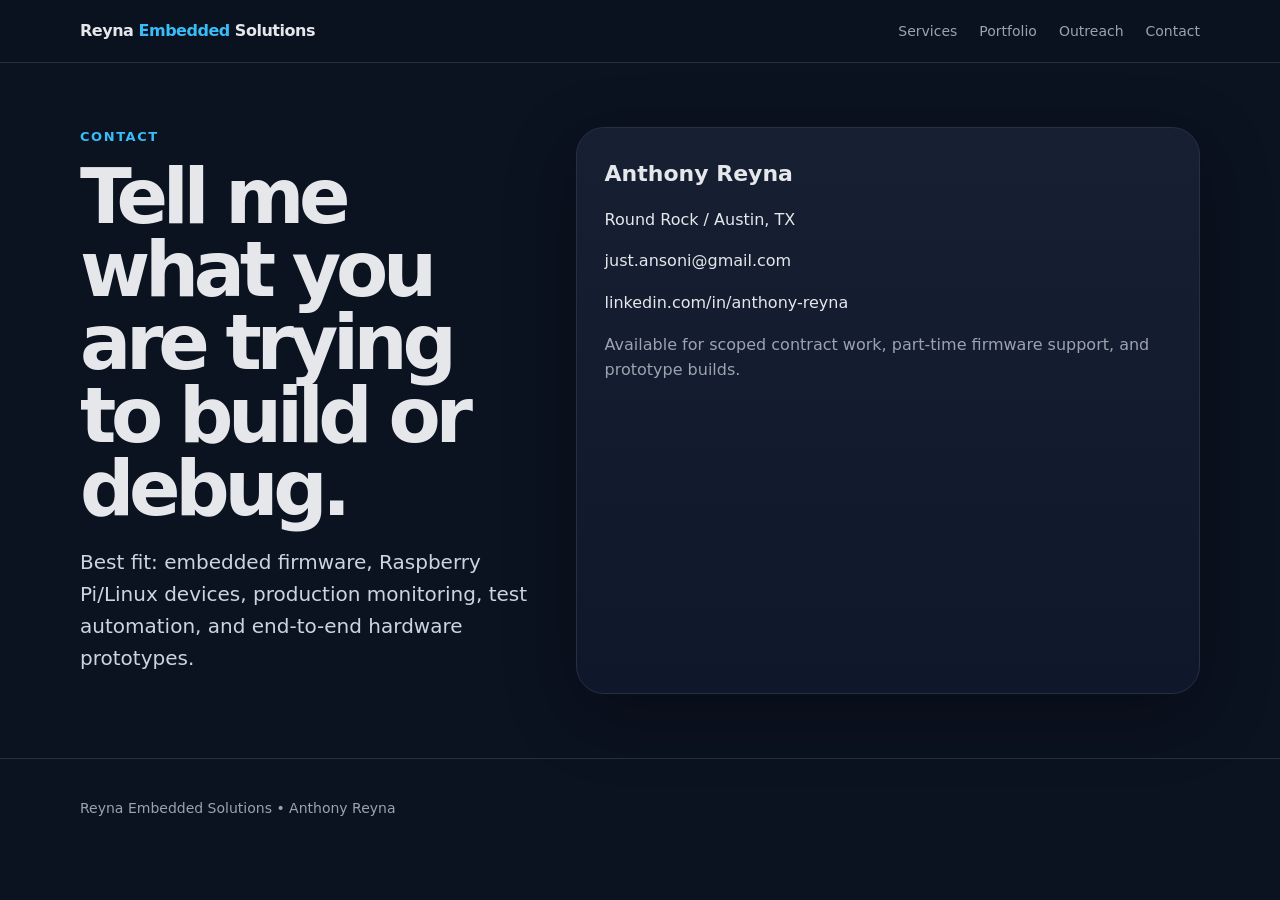
<file: reyna_embedded_site/contact.html>
<!doctype html><html lang="en"><head><meta charset="utf-8"><meta name="viewport" content="width=device-width,initial-scale=1"><title>Contact | Reyna Embedded Solutions</title><link rel="stylesheet" href="styles.css"></head><body><nav class="nav"><div class="container nav-inner"><a class="brand" href="index.html">Reyna <span>Embedded</span> Solutions</a><div class="nav-links"><a href="services.html">Services</a><a href="portfolio.html">Portfolio</a><a href="outreach.html">Outreach</a><a href="contact.html">Contact</a></div></div></nav><main class="section"><div class="container split"><div><div class="eyebrow">Contact</div><h1>Tell me what you are trying to build or debug.</h1><p class="lead">Best fit: embedded firmware, Raspberry Pi/Linux devices, production monitoring, test automation, and end-to-end hardware prototypes.</p></div><div class="hero-card"><h3>Anthony Reyna</h3><p>Round Rock / Austin, TX</p><p><a href="mailto:just.ansoni@gmail.com">just.ansoni@gmail.com</a></p><p><a href="https://linkedin.com/in/anthony-reyna">linkedin.com/in/anthony-reyna</a></p><p class="muted">Available for scoped contract work, part-time firmware support, and prototype builds.</p></div></div></main><footer class="footer"><div class="container">Reyna Embedded Solutions • Anthony Reyna</div></footer></body></html>
</file>
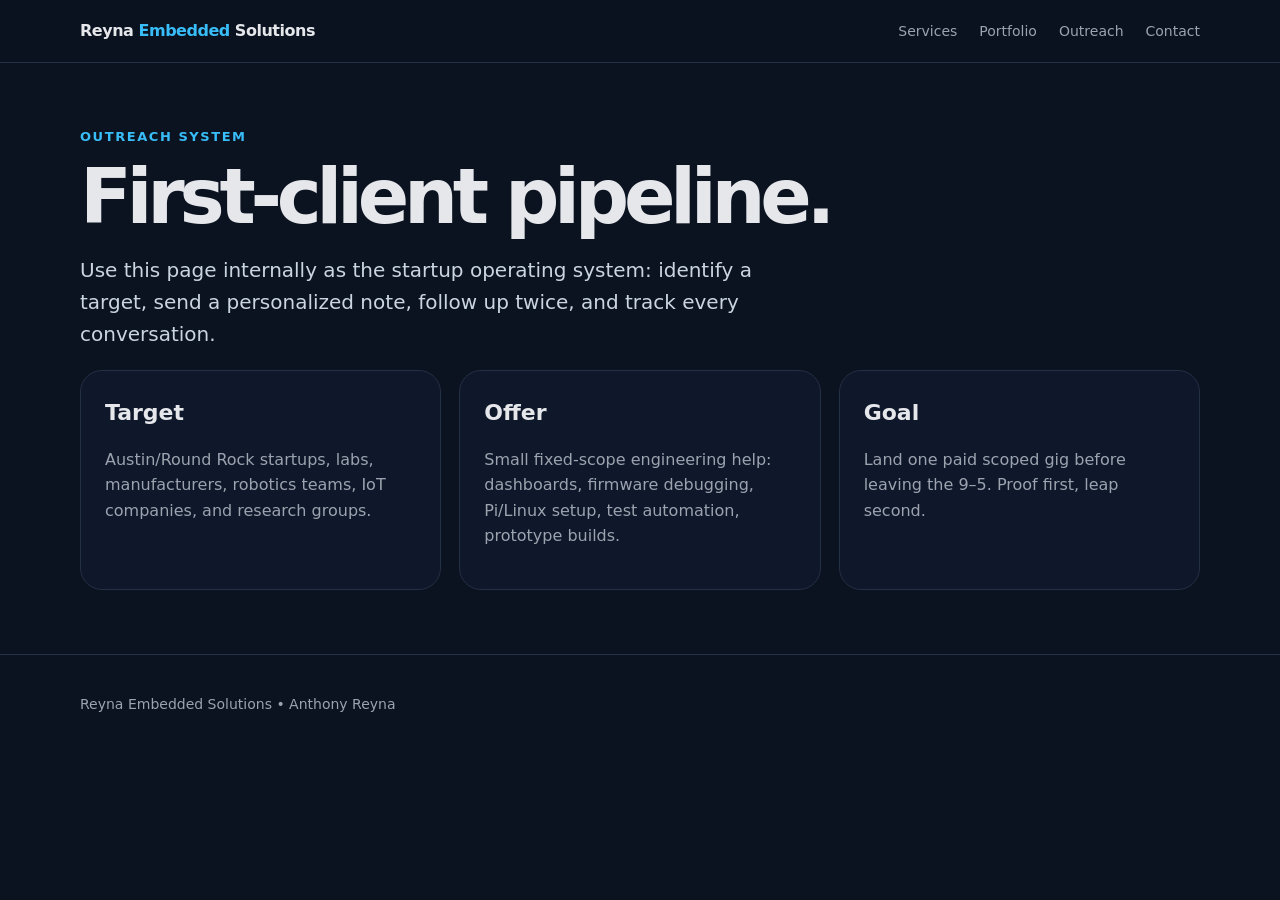
<file: reyna_embedded_site/outreach.html>
<!doctype html><html lang="en"><head><meta charset="utf-8"><meta name="viewport" content="width=device-width,initial-scale=1"><title>Outreach | Reyna Embedded Solutions</title><link rel="stylesheet" href="styles.css"></head><body><nav class="nav"><div class="container nav-inner"><a class="brand" href="index.html">Reyna <span>Embedded</span> Solutions</a><div class="nav-links"><a href="services.html">Services</a><a href="portfolio.html">Portfolio</a><a href="outreach.html">Outreach</a><a href="contact.html">Contact</a></div></div></nav><main class="section"><div class="container"><div class="eyebrow">Outreach system</div><h1>First-client pipeline.</h1><p class="lead">Use this page internally as the startup operating system: identify a target, send a personalized note, follow up twice, and track every conversation.</p><div class="cards"><div class="card"><h3>Target</h3><p>Austin/Round Rock startups, labs, manufacturers, robotics teams, IoT companies, and research groups.</p></div><div class="card"><h3>Offer</h3><p>Small fixed-scope engineering help: dashboards, firmware debugging, Pi/Linux setup, test automation, prototype builds.</p></div><div class="card"><h3>Goal</h3><p>Land one paid scoped gig before leaving the 9–5. Proof first, leap second.</p></div></div></div></main><footer class="footer"><div class="container">Reyna Embedded Solutions • Anthony Reyna</div></footer></body></html>
</file>
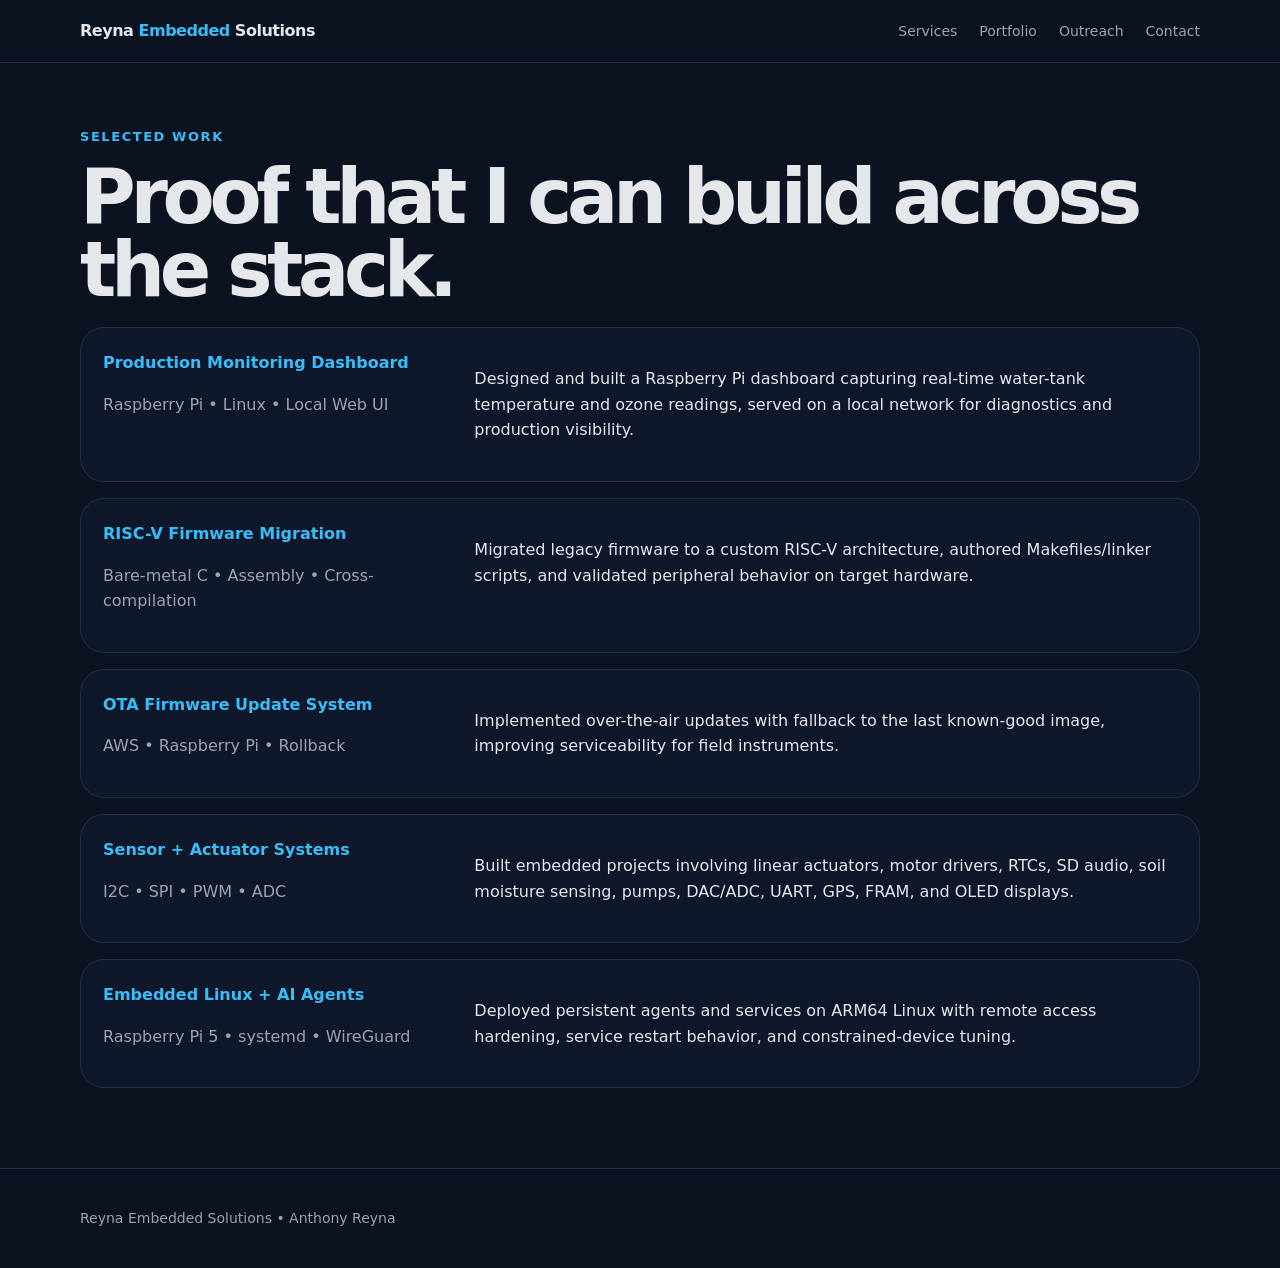
<file: reyna_embedded_site/portfolio.html>
<!doctype html><html lang="en"><head><meta charset="utf-8"><meta name="viewport" content="width=device-width,initial-scale=1"><title>Portfolio | Reyna Embedded Solutions</title><link rel="stylesheet" href="styles.css"></head><body><nav class="nav"><div class="container nav-inner"><a class="brand" href="index.html">Reyna <span>Embedded</span> Solutions</a><div class="nav-links"><a href="services.html">Services</a><a href="portfolio.html">Portfolio</a><a href="outreach.html">Outreach</a><a href="contact.html">Contact</a></div></div></nav><main class="section"><div class="container"><div class="eyebrow">Selected work</div><h1>Proof that I can build across the stack.</h1><div class="case"><div><b>Production Monitoring Dashboard</b><p class="muted">Raspberry Pi • Linux • Local Web UI</p></div><p>Designed and built a Raspberry Pi dashboard capturing real-time water-tank temperature and ozone readings, served on a local network for diagnostics and production visibility.</p></div><div class="case"><div><b>RISC-V Firmware Migration</b><p class="muted">Bare-metal C • Assembly • Cross-compilation</p></div><p>Migrated legacy firmware to a custom RISC-V architecture, authored Makefiles/linker scripts, and validated peripheral behavior on target hardware.</p></div><div class="case"><div><b>OTA Firmware Update System</b><p class="muted">AWS • Raspberry Pi • Rollback</p></div><p>Implemented over-the-air updates with fallback to the last known-good image, improving serviceability for field instruments.</p></div><div class="case"><div><b>Sensor + Actuator Systems</b><p class="muted">I2C • SPI • PWM • ADC</p></div><p>Built embedded projects involving linear actuators, motor drivers, RTCs, SD audio, soil moisture sensing, pumps, DAC/ADC, UART, GPS, FRAM, and OLED displays.</p></div><div class="case"><div><b>Embedded Linux + AI Agents</b><p class="muted">Raspberry Pi 5 • systemd • WireGuard</p></div><p>Deployed persistent agents and services on ARM64 Linux with remote access hardening, service restart behavior, and constrained-device tuning.</p></div></div></main><footer class="footer"><div class="container">Reyna Embedded Solutions • Anthony Reyna</div></footer></body></html>
</file>
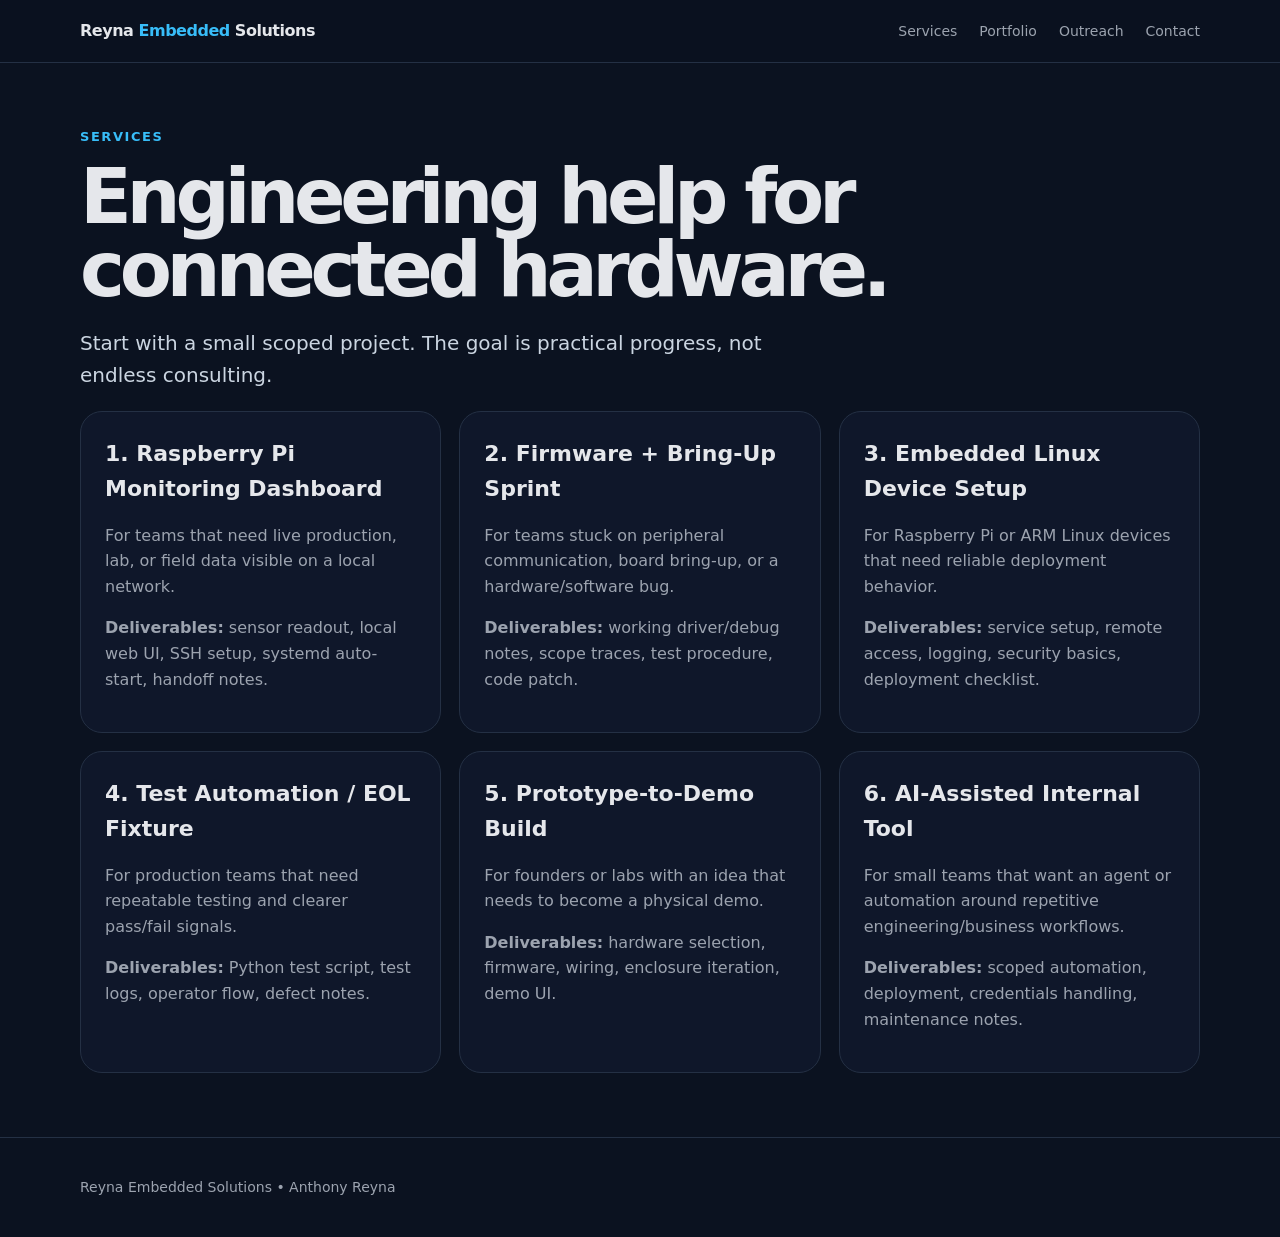
<file: reyna_embedded_site/services.html>
<!doctype html><html lang="en"><head><meta charset="utf-8"><meta name="viewport" content="width=device-width,initial-scale=1"><title>Services | Reyna Embedded Solutions</title><link rel="stylesheet" href="styles.css"></head><body><nav class="nav"><div class="container nav-inner"><a class="brand" href="index.html">Reyna <span>Embedded</span> Solutions</a><div class="nav-links"><a href="services.html">Services</a><a href="portfolio.html">Portfolio</a><a href="outreach.html">Outreach</a><a href="contact.html">Contact</a></div></div></nav><main class="section"><div class="container"><div class="eyebrow">Services</div><h1>Engineering help for connected hardware.</h1><p class="lead">Start with a small scoped project. The goal is practical progress, not endless consulting.</p><div class="cards"><div class="card"><h3>1. Raspberry Pi Monitoring Dashboard</h3><p>For teams that need live production, lab, or field data visible on a local network.</p><p><b>Deliverables:</b> sensor readout, local web UI, SSH setup, systemd auto-start, handoff notes.</p></div><div class="card"><h3>2. Firmware + Bring-Up Sprint</h3><p>For teams stuck on peripheral communication, board bring-up, or a hardware/software bug.</p><p><b>Deliverables:</b> working driver/debug notes, scope traces, test procedure, code patch.</p></div><div class="card"><h3>3. Embedded Linux Device Setup</h3><p>For Raspberry Pi or ARM Linux devices that need reliable deployment behavior.</p><p><b>Deliverables:</b> service setup, remote access, logging, security basics, deployment checklist.</p></div><div class="card"><h3>4. Test Automation / EOL Fixture</h3><p>For production teams that need repeatable testing and clearer pass/fail signals.</p><p><b>Deliverables:</b> Python test script, test logs, operator flow, defect notes.</p></div><div class="card"><h3>5. Prototype-to-Demo Build</h3><p>For founders or labs with an idea that needs to become a physical demo.</p><p><b>Deliverables:</b> hardware selection, firmware, wiring, enclosure iteration, demo UI.</p></div><div class="card"><h3>6. AI-Assisted Internal Tool</h3><p>For small teams that want an agent or automation around repetitive engineering/business workflows.</p><p><b>Deliverables:</b> scoped automation, deployment, credentials handling, maintenance notes.</p></div></div></div></main><footer class="footer"><div class="container">Reyna Embedded Solutions • Anthony Reyna</div></footer></body></html>
</file>
<file: styles.css>
:root{
  --bg:#0b1220;--panel:#111827;--text:#e5e7eb;--muted:#9ca3af;--line:#243044;--accent:#38bdf8;--accent2:#22c55e;--card:#0f172a;--warm:#f8fafc;--ink:#111827;
}
*{box-sizing:border-box}body{margin:0;font-family:Inter,ui-sans-serif,system-ui,-apple-system,BlinkMacSystemFont,"Segoe UI",sans-serif;background:var(--bg);color:var(--text);line-height:1.6}a{color:inherit;text-decoration:none}.container{width:min(1120px,92vw);margin:auto}.nav{position:sticky;top:0;z-index:5;background:rgba(11,18,32,.9);backdrop-filter:blur(10px);border-bottom:1px solid var(--line)}.nav-inner{display:flex;justify-content:space-between;align-items:center;padding:18px 0}.brand{font-weight:800;letter-spacing:-.03em}.brand span{color:var(--accent)}.nav-links{display:flex;gap:22px;color:var(--muted);font-size:14px}.btn{display:inline-flex;align-items:center;justify-content:center;background:var(--accent);color:#06121f;font-weight:800;border-radius:999px;padding:12px 18px;border:0}.btn.secondary{background:transparent;color:var(--text);border:1px solid var(--line)}.hero{padding:82px 0 48px}.hero-grid{display:grid;grid-template-columns:1.2fr .8fr;gap:42px;align-items:center}.eyebrow{color:var(--accent);font-weight:800;text-transform:uppercase;letter-spacing:.12em;font-size:13px}h1{font-size:clamp(42px,7vw,76px);line-height:.96;margin:14px 0 20px;letter-spacing:-.07em}h2{font-size:clamp(30px,4vw,48px);line-height:1.05;letter-spacing:-.05em;margin:0 0 18px}h3{font-size:22px;margin:0 0 8px}.lead{font-size:20px;color:#cbd5e1;max-width:720px}.hero-card{background:linear-gradient(180deg,#172033,#0f172a);border:1px solid var(--line);border-radius:28px;padding:28px;box-shadow:0 20px 70px rgba(0,0,0,.3)}.stat{border-bottom:1px solid var(--line);padding:18px 0}.stat:last-child{border-bottom:0}.stat strong{display:block;font-size:32px;letter-spacing:-.04em}.stat span{color:var(--muted)}.actions{display:flex;gap:12px;flex-wrap:wrap;margin-top:28px}.section{padding:64px 0}.cards{display:grid;grid-template-columns:repeat(3,1fr);gap:18px}.card{background:var(--card);border:1px solid var(--line);border-radius:22px;padding:24px}.card p,.muted{color:var(--muted)}.pill-row{display:flex;flex-wrap:wrap;gap:10px;margin-top:18px}.pill{border:1px solid var(--line);border-radius:999px;padding:8px 12px;color:#cbd5e1;font-size:14px}.split{display:grid;grid-template-columns:.85fr 1.15fr;gap:34px}.case{display:grid;grid-template-columns:1fr 2fr;gap:20px;padding:22px;border:1px solid var(--line);border-radius:24px;background:var(--card);margin-bottom:16px}.case b{color:var(--accent)}.light{background:var(--warm);color:var(--ink)}.light .muted,.light .card p{color:#4b5563}.light .card{background:white;border-color:#e5e7eb}.light .pill{color:#334155;border-color:#cbd5e1}.cta{background:linear-gradient(135deg,#38bdf8,#22c55e);color:#06121f;border-radius:30px;padding:38px}.footer{padding:38px 0;border-top:1px solid var(--line);color:var(--muted);font-size:14px}@media(max-width:850px){.hero-grid,.split,.cards,.case{grid-template-columns:1fr}.nav-links{display:none}h1{font-size:48px}}

/* Case study labels */
.case .prob{color:#cbd5e1;font-weight:700}
.case .res{color:var(--accent2);font-weight:700}
.footer a{color:var(--muted);text-decoration:underline}

/* ---- Hover animations (added for polish) ---- */
/* Bounce easing: a little overshoot then settle */
.card,.pill,.btn,.case,.stat,.nav-links a,.hero-card,.brand{
  transition:transform .28s cubic-bezier(.34,1.56,.64,1),
             box-shadow .28s ease,
             border-color .28s ease,
             color .28s ease,
             background .28s ease;
}
/* Service / portfolio / who-this-is-for bubbles */
.card:hover{
  transform:translateY(-6px) scale(1.02);
  border-color:var(--accent);
  box-shadow:0 16px 40px rgba(56,189,248,.18);
}
.light .card:hover{
  border-color:var(--accent);
  box-shadow:0 16px 40px rgba(56,189,248,.22);
}
/* Skill pills */
.pill:hover{
  transform:translateY(-3px);
  border-color:var(--accent);
  color:var(--accent);
}
/* Buttons — Email Anthony, Start a project, See proof, etc. */
.btn:hover{
  transform:translateY(-4px) scale(1.03);
  box-shadow:0 12px 28px rgba(56,189,248,.35);
}
.btn.secondary:hover{
  border-color:var(--accent);
  color:var(--accent);
  box-shadow:0 12px 28px rgba(56,189,248,.18);
}
.cta .btn.secondary:hover{
  border-color:#06121f;
  color:#06121f;
  box-shadow:0 12px 28px rgba(0,0,0,.2);
}
/* Portfolio case-study rows */
.case:hover{
  transform:translateY(-5px);
  border-color:var(--accent);
  box-shadow:0 16px 40px rgba(56,189,248,.16);
}
/* Homepage hero stat rows */
.stat:hover{
  transform:translateX(6px);
}
/* Nav + brand */
.nav-links a:hover{color:var(--accent)}
.brand:hover{transform:translateY(-2px)}
/* Contact + hero side card */
.hero-card:hover{
  transform:translateY(-4px);
  box-shadow:0 26px 80px rgba(0,0,0,.4);
}
/* Anyone who prefers no motion gets none of it */
@media(prefers-reduced-motion:reduce){
  .card,.pill,.btn,.case,.stat,.nav-links a,.hero-card,.brand{
    transition:none;
  }
  .card:hover,.pill:hover,.btn:hover,.case:hover,.stat:hover,.hero-card:hover,.brand:hover{
    transform:none;
  }
}

/* ---- Clickable contact links ---- */
.contact-link{
  color:var(--accent);
  font-weight:600;
  text-decoration:none;
  border-bottom:1px solid transparent;
  transition:border-color .2s ease,color .2s ease;
}
.contact-link:hover{
  color:#7dd3fc;
  border-bottom-color:#7dd3fc;
}

/* ---- Intake form ---- */
.intake label{display:block;font-weight:700;font-size:14px;margin:16px 0 6px;color:#cbd5e1}
.intake label:first-child{margin-top:0}
.intake input,.intake textarea{width:100%;background:#0b1220;border:1px solid var(--line);border-radius:12px;color:var(--text);padding:12px 14px;font-family:inherit;font-size:15px;resize:vertical;transition:border-color .2s ease}
.intake input:focus,.intake textarea:focus{outline:none;border-color:var(--accent)}
.intake button{margin-top:20px;width:100%;cursor:pointer;font-size:16px}
</file>
<file: reyna_embedded_site/styles.css>
:root{
  --bg:#0b1220;--panel:#111827;--text:#e5e7eb;--muted:#9ca3af;--line:#243044;--accent:#38bdf8;--accent2:#22c55e;--card:#0f172a;--warm:#f8fafc;--ink:#111827;
}
*{box-sizing:border-box}body{margin:0;font-family:Inter,ui-sans-serif,system-ui,-apple-system,BlinkMacSystemFont,"Segoe UI",sans-serif;background:var(--bg);color:var(--text);line-height:1.6}a{color:inherit;text-decoration:none}.container{width:min(1120px,92vw);margin:auto}.nav{position:sticky;top:0;z-index:5;background:rgba(11,18,32,.9);backdrop-filter:blur(10px);border-bottom:1px solid var(--line)}.nav-inner{display:flex;justify-content:space-between;align-items:center;padding:18px 0}.brand{font-weight:800;letter-spacing:-.03em}.brand span{color:var(--accent)}.nav-links{display:flex;gap:22px;color:var(--muted);font-size:14px}.btn{display:inline-flex;align-items:center;justify-content:center;background:var(--accent);color:#06121f;font-weight:800;border-radius:999px;padding:12px 18px;border:0}.btn.secondary{background:transparent;color:var(--text);border:1px solid var(--line)}.hero{padding:82px 0 48px}.hero-grid{display:grid;grid-template-columns:1.2fr .8fr;gap:42px;align-items:center}.eyebrow{color:var(--accent);font-weight:800;text-transform:uppercase;letter-spacing:.12em;font-size:13px}h1{font-size:clamp(42px,7vw,76px);line-height:.96;margin:14px 0 20px;letter-spacing:-.07em}h2{font-size:clamp(30px,4vw,48px);line-height:1.05;letter-spacing:-.05em;margin:0 0 18px}h3{font-size:22px;margin:0 0 8px}.lead{font-size:20px;color:#cbd5e1;max-width:720px}.hero-card{background:linear-gradient(180deg,#172033,#0f172a);border:1px solid var(--line);border-radius:28px;padding:28px;box-shadow:0 20px 70px rgba(0,0,0,.3)}.stat{border-bottom:1px solid var(--line);padding:18px 0}.stat:last-child{border-bottom:0}.stat strong{display:block;font-size:32px;letter-spacing:-.04em}.stat span{color:var(--muted)}.actions{display:flex;gap:12px;flex-wrap:wrap;margin-top:28px}.section{padding:64px 0}.cards{display:grid;grid-template-columns:repeat(3,1fr);gap:18px}.card{background:var(--card);border:1px solid var(--line);border-radius:22px;padding:24px}.card p,.muted{color:var(--muted)}.pill-row{display:flex;flex-wrap:wrap;gap:10px;margin-top:18px}.pill{border:1px solid var(--line);border-radius:999px;padding:8px 12px;color:#cbd5e1;font-size:14px}.split{display:grid;grid-template-columns:.85fr 1.15fr;gap:34px}.case{display:grid;grid-template-columns:1fr 2fr;gap:20px;padding:22px;border:1px solid var(--line);border-radius:24px;background:var(--card);margin-bottom:16px}.case b{color:var(--accent)}.light{background:var(--warm);color:var(--ink)}.light .muted,.light .card p{color:#4b5563}.light .card{background:white;border-color:#e5e7eb}.light .pill{color:#334155;border-color:#cbd5e1}.cta{background:linear-gradient(135deg,#38bdf8,#22c55e);color:#06121f;border-radius:30px;padding:38px}.footer{padding:38px 0;border-top:1px solid var(--line);color:var(--muted);font-size:14px}@media(max-width:850px){.hero-grid,.split,.cards,.case{grid-template-columns:1fr}.nav-links{display:none}h1{font-size:48px}}
</file>
